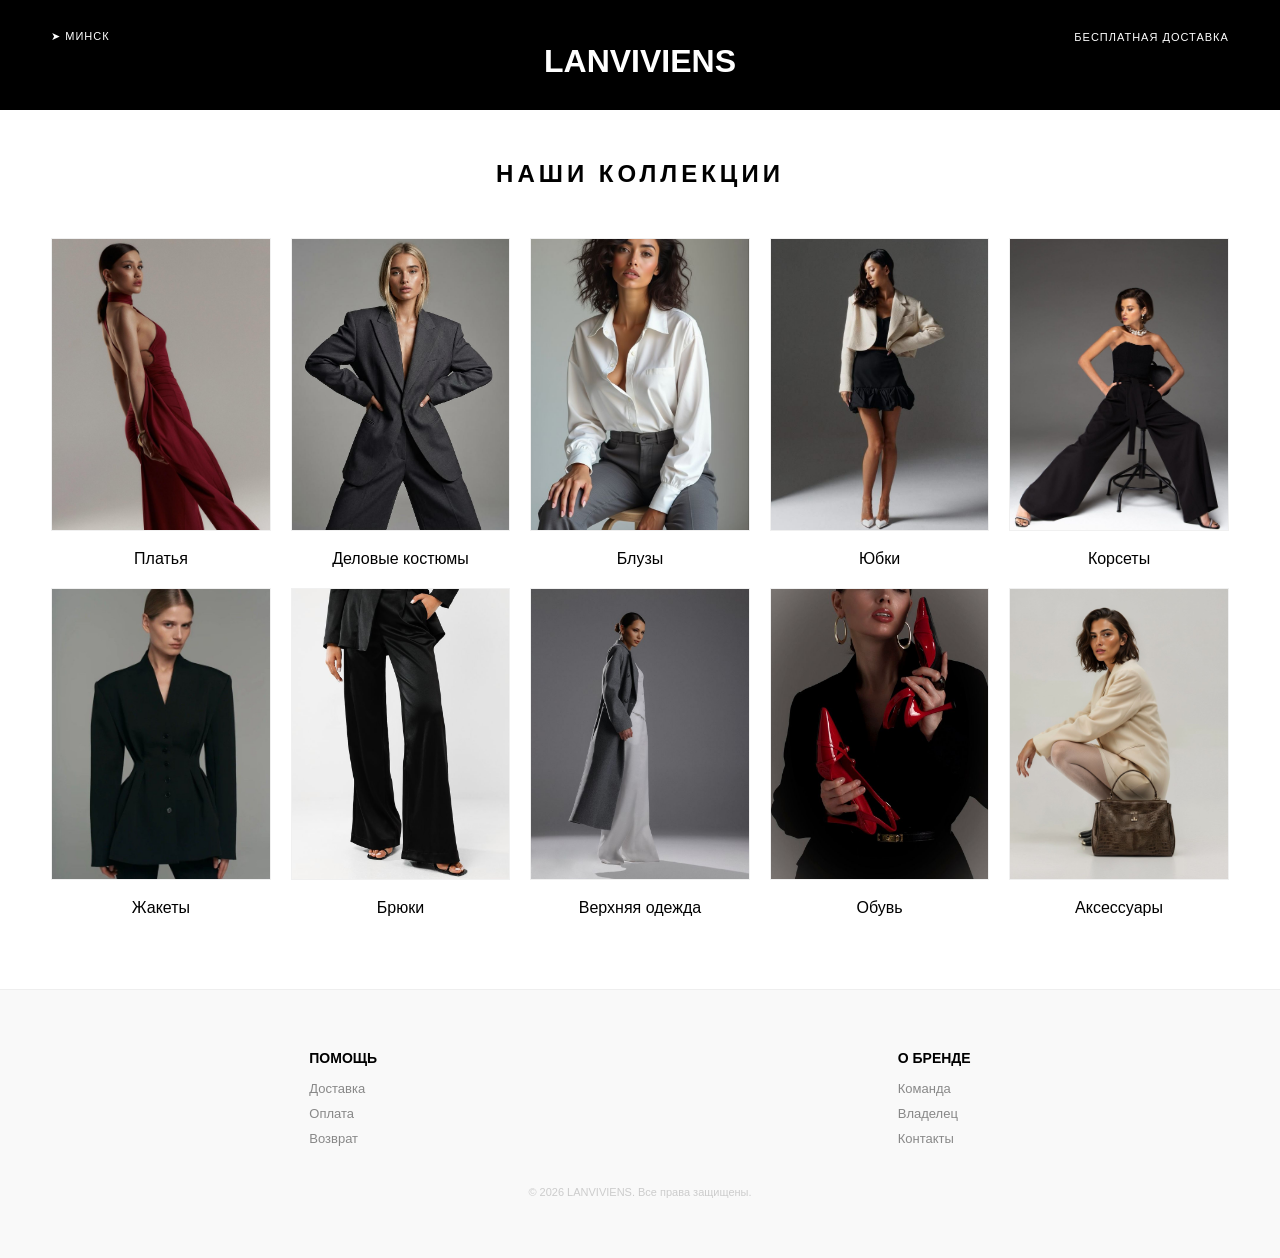
<file: index.html>
<!DOCTYPE html>
<html lang="ru">
<head>
    <meta charset="UTF-8">
    <meta name="viewport" content="width=device-width, initial-scale=1.0">
    <link rel="stylesheet" href="css.css">
    <title>Женская одежда Lanviviens</title>
</head>
<body>
    <!-- Шапка сайта -->
    <header class="black-header">
        <div class="header-top">
            <div class="location">➤ Минск</div>
            <div class="delivery">Бесплатная доставка</div>
        </div>
        
        <h1 class="logo">LANVIVIENS</h1>
        
    </header>

<main class="main-content">
    <section class="catalog-section">
        <!-- Главный заголовок страницы -->
        <h2 class="section-title">Наши коллекции</h2>
        
        <div class="collections-grid">
            
            <!-- Категория 1: Платья -->
            <div class="product-card">
                <a href="dress.html" target="_blank" class="card-link">
                    <img src="img/dress.jpg" alt="Платья">
                    <p>Платья</p>
                </a>
            </div>

            <!-- Категория 2: Деловые костюмы -->
            <div class="product-card">
                <a href="custums.html" target="_blank" class="card-link">
                    <img src="img/suit.jpg" alt="Деловые костюмы">
                    <p>Деловые костюмы</p>
                </a>
            </div>

            <!-- Категория 3: Блузы -->
            <div class="product-card">
                <a href="blouses.html" target="_blank" class="card-link">
                    <img src="img/blouse.jpg" alt="Блузы">
                    <p>Блузы</p>
                </a>
            </div>

            <!-- Категория 4: Юбки -->
            <div class="product-card">
                <a href="skirt.html" target="_blank" class="card-link">
                    <img src="img/skirt.jpg" alt="Юбки">
                    <p>Юбки</p>
                </a>
            </div>

            <!-- Категория 5: Корсеты -->
            <div class="product-card">
                <a href="corsets.html" target="_blank" class="card-link">
                    <img src="img/corset.jpg" alt="Корсеты">
                    <p>Корсеты</p>
                </a>
            </div>

            <!-- Категория 6: Жакеты -->
            <div class="product-card">
                <a href="jackets.html" target="_blank" class="card-link">
                    <img src="img/jacket.jpg" alt="Жакеты">
                    <p>Жакеты</p>
                </a>
            </div>

            <!-- Категория 7: Брюки -->
            <div class="product-card">
                <a href="trousers.html" target="_blank" class="card-link">
                    <img src="img/trousers.jpg" alt="Брюки">
                    <p>Брюки</p>
                </a>
            </div>

            <!-- Категория 8: Верхняя одежда -->
            <div class="product-card">
                <a href="coat.html" target="_blank" class="card-link">
                    <img src="img/coat.jpg" alt="Верхняя одежда">
                    <p>Верхняя одежда</p>
                </a>
            </div>

            <!-- Категория 9: Обувь -->
            <div class="product-card">
                <a href="shous.html" target="_blank" class="card-link">
                    <img src="img/boots.jpg" alt="Обувь">
                    <p>Обувь</p>
                </a>
            </div>

            <!-- Категория 10: Аксессуары -->
            <div class="product-card">
                <a href="ccessories.html" target="_blank" class="card-link">
                    <img src="img/accs.jpg" alt="Аксессуары">
                    <p>Аксессуары</p>
                </a>
            </div>

        </div>
    </section>
</main>

<br><br><br><br>


    <!-- Подвал сайта -->
    <footer class="footer">
        <div class="footer-sections">
            <div class="footer-col">
                <h4>Помощь</h4>
                <a href="#">Доставка</a>
                <a href="#">Оплата</a>
                <a href="#">Возврат</a>
            </div>
            <div class="footer-col">
                <h4>О бренде</h4>
                <a href="company.html">Команда</a>
                <a href="admin.html">Владелец</a>
                <a href="#">Контакты</a>
            </div>
        </div> 
        <div class="copyright">
            <p>&copy; 2026 LANVIVIENS. Все права защищены.</p>
        </div>
    </footer>
</body>
</html>
</file>
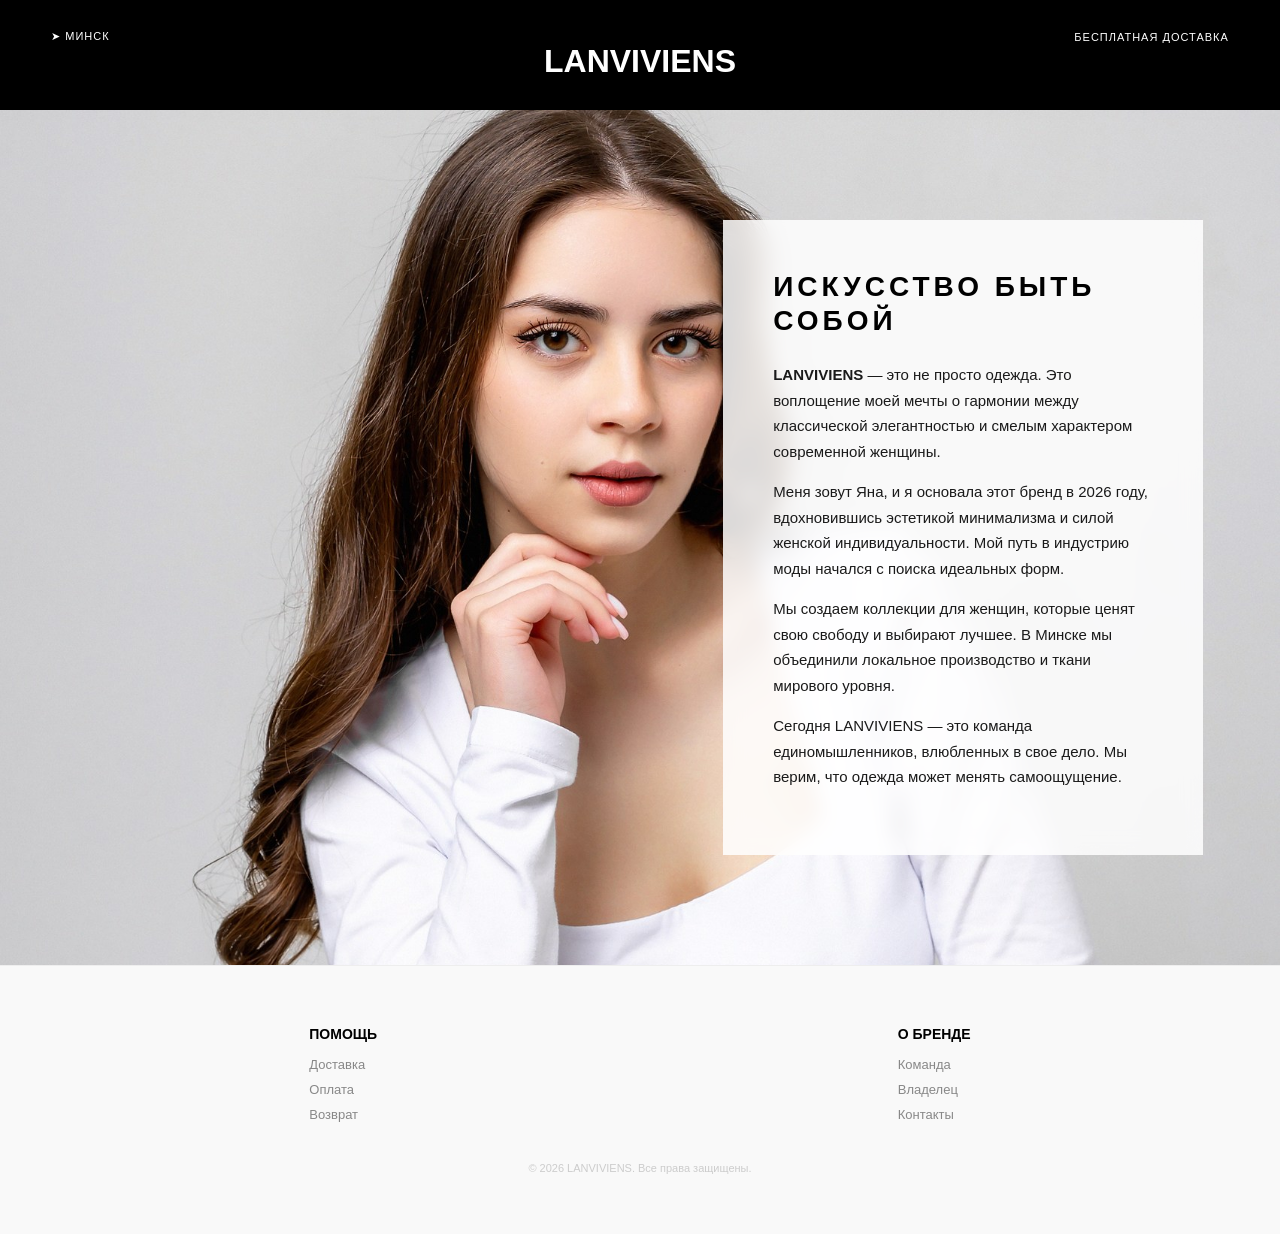
<file: admin.html>
<!DOCTYPE html>
<html lang="ru">
<head>
    <meta charset="UTF-8">
    <meta name="viewport" content="width=device-width, initial-scale=1.0">
    <link rel="stylesheet" href="css.css">
    <title>Владелец — LANVIVIENS</title>
</head>
<body>

    <!-- Шапка сайта -->
    <header class="black-header">
        <div class="header-top">
            <div class="location">➤ Минск</div>
            <div class="delivery">Бесплатная доставка</div>
        </div>
        
        <h1 class="logo">LANVIVIENS</h1>
    </header>


    <!-- Секция с фото-фоном -->
    <main class="main-content">
        <section class="founder-hero">
            <div class="founder-text-overlay">
                <h2>Искусство быть собой</h2>
                <p><strong>LANVIVIENS</strong> — это не просто одежда. Это воплощение моей мечты о гармонии между классической элегантностью и смелым характером современной женщины.</p>
                <p>Меня зовут Яна, и я основала этот бренд в 2026 году, вдохновившись эстетикой минимализма и силой женской индивидуальности. Мой путь в индустрию моды начался с поиска идеальных форм.</p>
                <p>Мы создаем коллекции для женщин, которые ценят свою свободу и выбирают лучшее. В Минске мы объединили локальное производство и ткани мирового уровня.</p>
                <p>Сегодня LANVIVIENS — это команда единомышленников, влюбленных в свое дело. Мы верим, что одежда может менять самоощущение.</p>
            </div>
        </section>
    </main>

    <!-- Подвал сайта -->
    <footer class="footer">
        <div class="footer-sections">
            <div class="footer-col">
                <h4>Помощь</h4>
                <a href="#">Доставка</a>
                <a href="#">Оплата</a>
                <a href="#">Возврат</a>
            </div>
            <div class="footer-col">
                <h4>О бренде</h4>
                <a href="company.html">Команда</a>
                <a href="#">Владелец</a>
                <a href="#">Контакты</a>
            </div>
        </div> 
        <div class="copyright">
            <p>&copy; 2026 LANVIVIENS. Все права защищены.</p>
        </div>
    </footer>

</body>
</html>
</file>
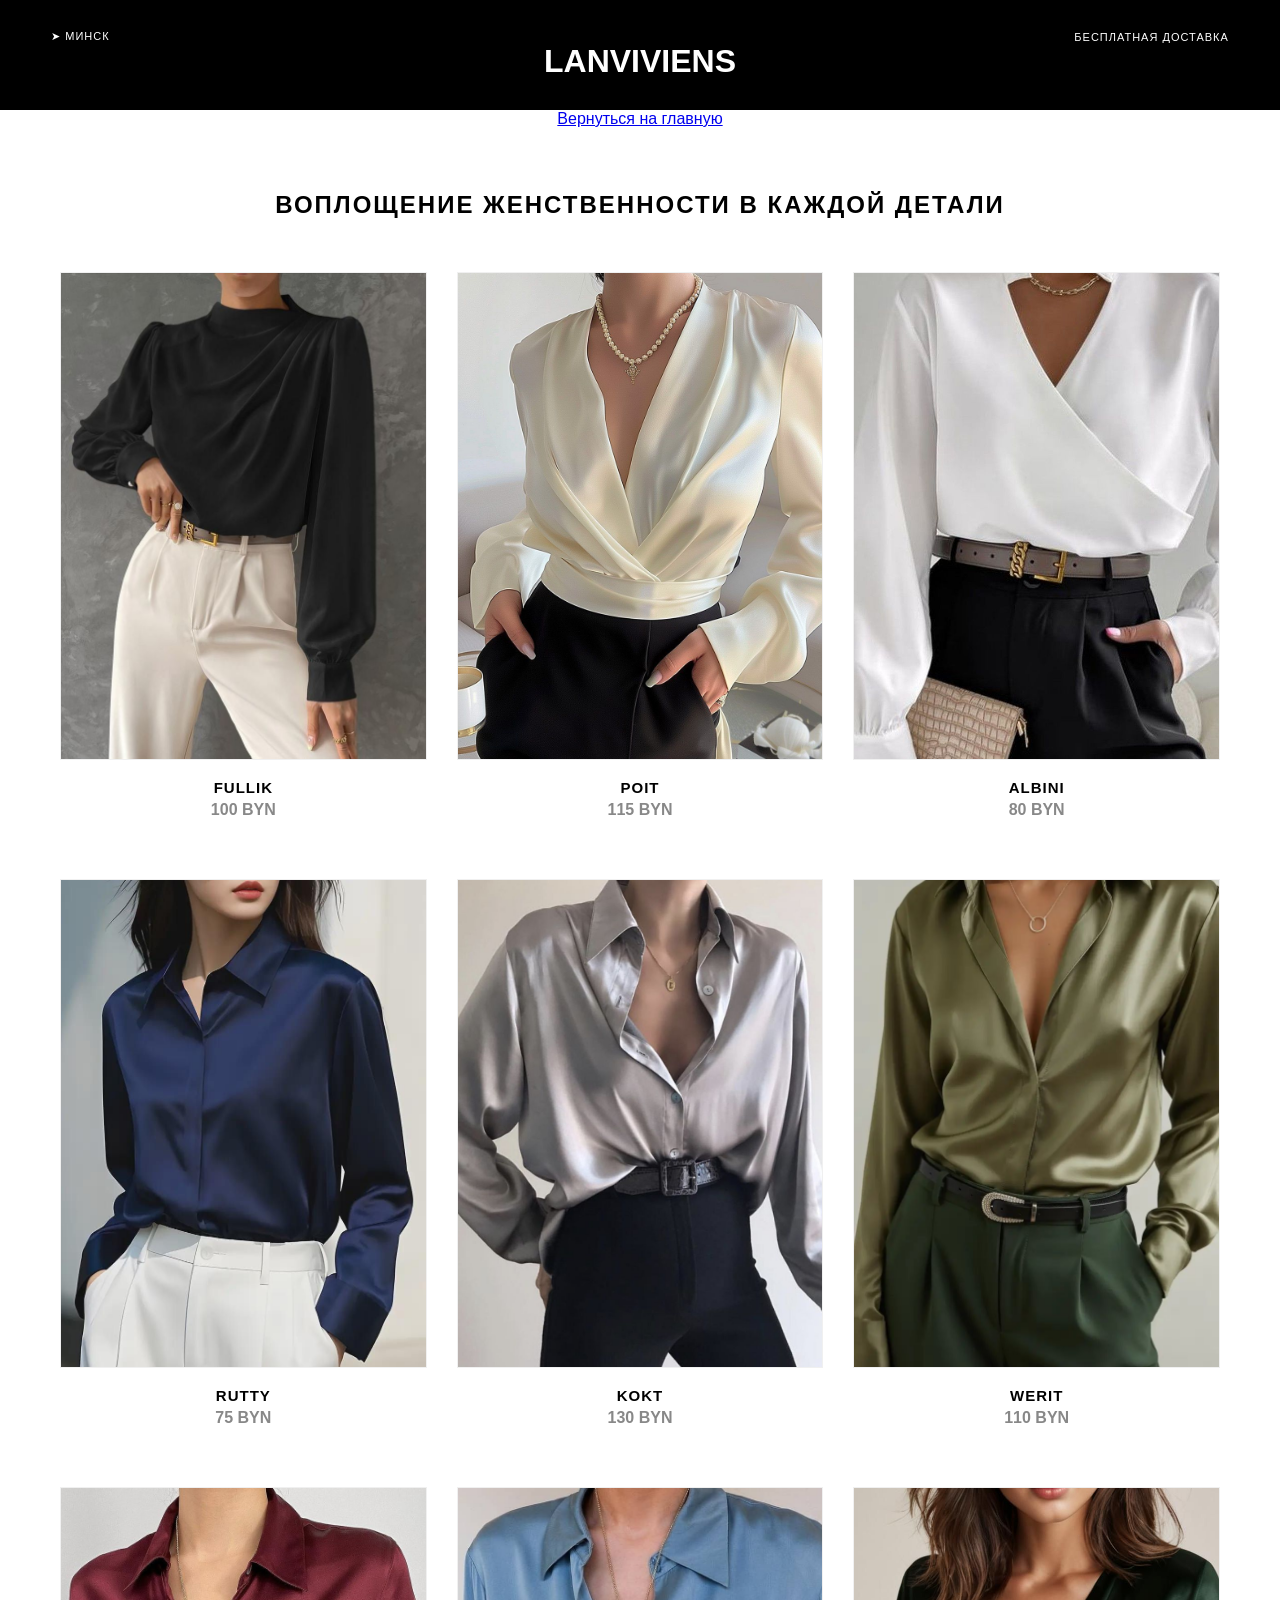
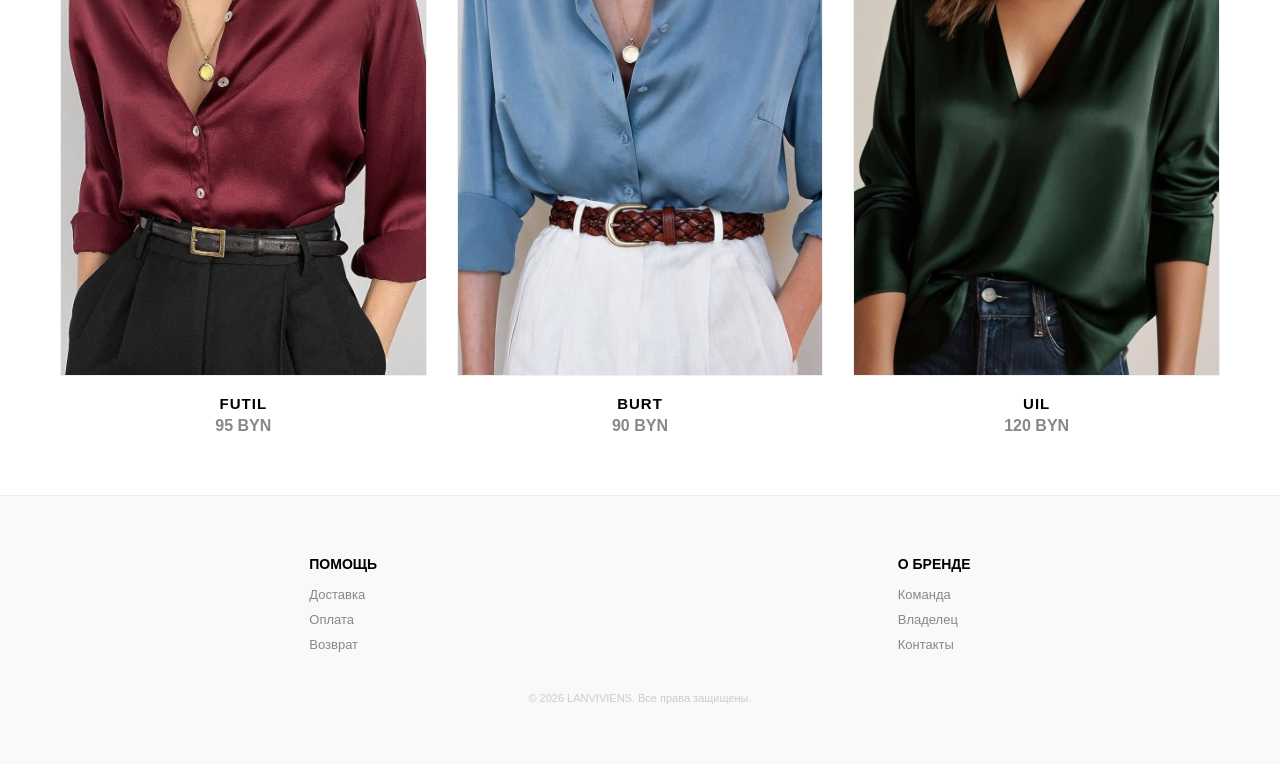
<file: blouses.html>
<!DOCTYPE html>
<html lang="en">
<head>
    <meta charset="UTF-8">
    <link rel="stylesheet" href="css.css">
    <meta name="viewport" content="width=device-width, initial-scale=1.0">
    <title>Блузки</title>
</head>
<body>
            <header class="black-header">
        <div class="header-top">
            <div class="location">➤ Минск</div>
            <div class="delivery">Бесплатная доставка</div>
        </div>
        
        <h1 class="logo">LANVIVIENS</h1>
     
    </header>
  <p align="center" style="color: red;"><a href="index.html">Вернуться на главную</a></p>

 <main>
    <section class="dresses-grid">
        <h1 class="grid-title">Воплощение женственности в каждой детали</h1>
        
        <!-- Контейнер открывается ТУТ -->
        <div class="container">
            <article class="product-card">
                <img src="img/blouses1.jpg" alt="Fullik">
                <h3>Fullik</h3>
                <p class="price">100 BYN</p>
            </article>

            <article class="product-card">
                <img src="img/blouses2.jpg" alt="Poit">
                <h3>Poit</h3>
                <p class="price">115 BYN</p>
            </article>

            <article class="product-card">
                <img src="img/blouses3.jpg" alt="Albini">
                <h3>Albini</h3>
                <p class="price">80 BYN</p>
            </article>

            <article class="product-card">
                <img src="img/blouses4.jpg" alt="Rutty">
                <h3>Rutty</h3>
                <p class="price">75 BYN</p>
            </article>

            <article class="product-card">
                <img src="img/blouses5.jpg" alt="Kokt">
                <h3>Kokt</h3>
                <p class="price">130 BYN</p>
            </article>

            <article class="product-card">
                <img src="img/blouses6.jpg" alt="Werit">
                <h3>Werit</h3>
                <p class="price">110 BYN</p>
            </article>

            <article class="product-card">
                <img src="img/blouses7.jpg" alt="Futil">
                <h3>Futil</h3>
                <p class="price">95 BYN</p>
            </article>

            <article class="product-card">
                <img src="img/blouses8.jpg" alt="Burt">
                <h3>Burt</h3>
                <p class="price">90 BYN</p>
            </article>

            <article class="product-card">
                <img src="img/blouses9.jpg" alt="Uil">
                <h3>Uil</h3>
                <p class="price">120 BYN</p>
            </article>
        </div> <!-- Контейнер закрывается ТУТ, после всех карточек -->
    </section>
</main>
 <footer class="footer">
        <div class="footer-sections">
            <div class="footer-col">
                <h4>Помощь</h4>
                <a href="#">Доставка</a>
                <a href="#">Оплата</a>
                <a href="#">Возврат</a>
            </div>
            <div class="footer-col">
                <h4>О бренде</h4>
                <a href="company.html">Команда</a>
                <a href="admin.html">Владелец</a>
                <a href="#">Контакты</a>
            </div>
        </div> 
        <div class="copyright">
            <p>&copy; 2026 LANVIVIENS. Все права защищены.</p>
        </div>
    </footer>
<a href="dress.html" class="prev-link" style="display:none;"></a>
<a href="custums.html" class="next-link" style="display:none;"></a>

</body>
</html>
</file>
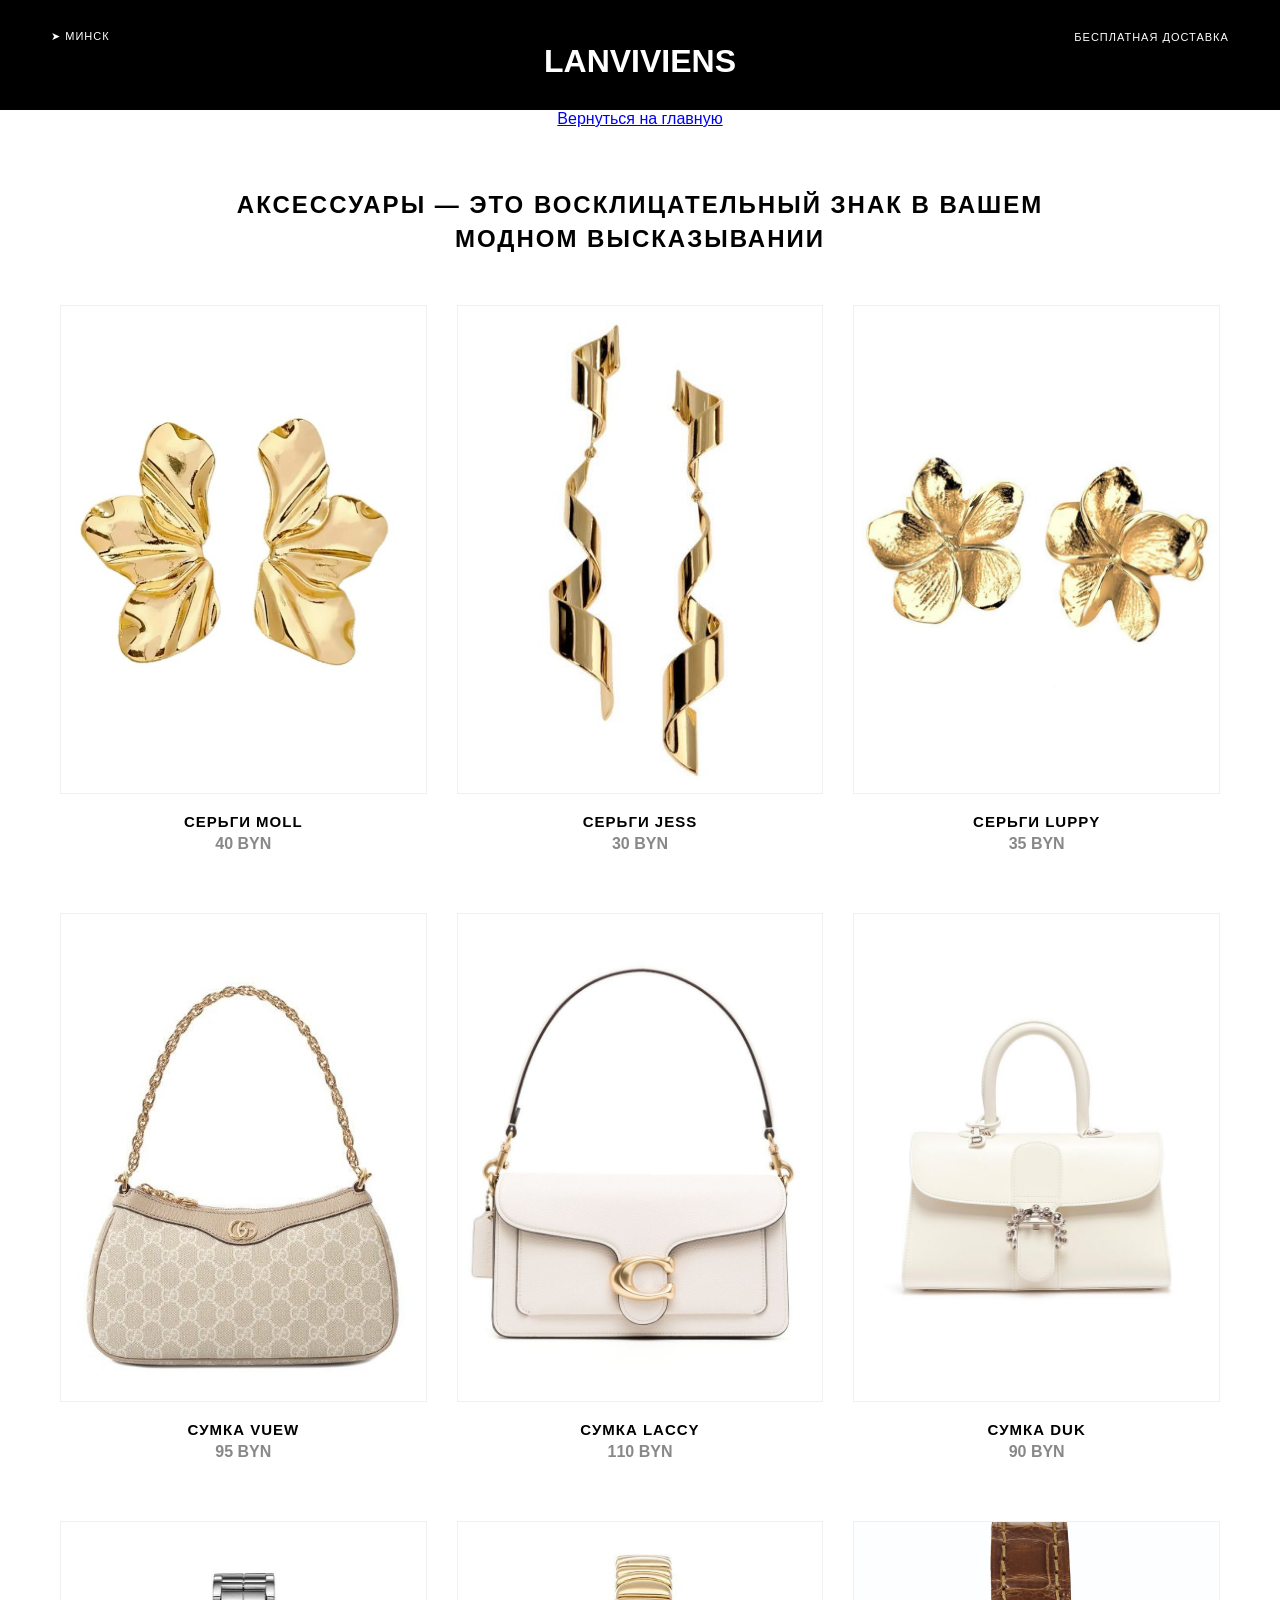
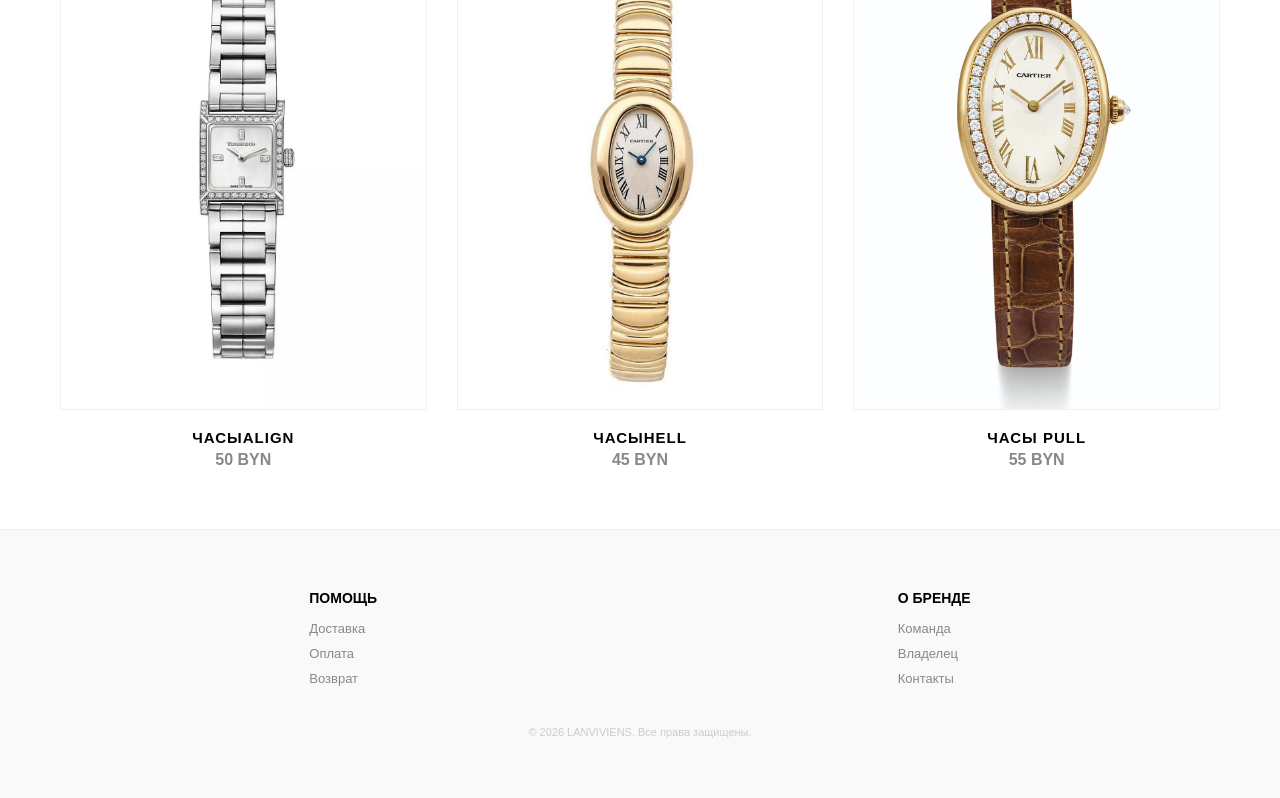
<file: ccessories.html>
<!DOCTYPE html>
<html lang="en">
<head>
    <meta charset="UTF-8">
    <link rel="stylesheet" href="css.css">
    <meta name="viewport" content="width=device-width, initial-scale=1.0">
    <title>Аксессуары</title>
</head>
<body>
            <header class="black-header">
        <div class="header-top">
            <div class="location">➤ Минск</div>
            <div class="delivery">Бесплатная доставка</div>
        </div>
        
        <h1 class="logo">LANVIVIENS</h1>
    </header>
       <p align="center" style="color: red;"><a href="index.html">Вернуться на главную</a></p>
 <main>
    <section class="dresses-grid">
        <h1 class="grid-title">Аксессуары — это восклицательный знак в вашем модном высказывании</h1>
        
        <!-- Контейнер открывается ТУТ -->
        <div class="container">
            <article class="product-card">
                <img src="img2/ccessories1.jpg" alt="moll">
                <h3>Серьги Moll</h3>
                <p class="price">40 BYN</p>
            </article>

            <article class="product-card">
                <img src="img2/ccessories2.jpg" alt="Jess">
                <h3>Серьги Jess</h3>
                <p class="price">30 BYN</p>
            </article>

            <article class="product-card">
                <img src="img2/ccessories3.jpg" alt="Luppy">
                <h3>Серьги Luppy</h3>
                <p class="price">35 BYN</p>
            </article>

            <article class="product-card">
                <img src="img2/ccessories4.jpg" alt="View">
                <h3>Сумка Vuew</h3>
                <p class="price">95 BYN</p>
            </article>

            <article class="product-card">
                <img src="img2/ccessories5.jpg" alt="Laccy">
                <h3>Сумка Laccy</h3>
                <p class="price">110 BYN</p>
            </article>

            <article class="product-card">
                <img src="img2/ccessories6.jpg" alt="Duk">
                <h3>Сумка Duk</h3>
                <p class="price">90 BYN</p>
            </article>

            <article class="product-card">
                <img src="img2/ccessories7.jpg" alt="align">
                <h3>ЧасыAlign</h3>
                <p class="price">50 BYN</p>
            </article>

            <article class="product-card">
                <img src="img2/ccessories8.jpg" alt=Hell">
                <h3>ЧасыHell</h3>
                <p class="price">45 BYN</p>
            </article>

            <article class="product-card">
                <img src="img2/ccessories9.jpg" alt="Pull">
                <h3>Часы Pull</h3>
                <p class="price">55 BYN</p>
            </article>
        </div> <!-- Контейнер закрывается ТУТ, после всех карточек -->
    </section>
</main>
 <footer class="footer">
        <div class="footer-sections">
            <div class="footer-col">
                <h4>Помощь</h4>
                <a href="#">Доставка</a>
                <a href="#">Оплата</a>
                <a href="#">Возврат</a>
            </div>
            <div class="footer-col">
                <h4>О бренде</h4>
                <a href="company.html">Команда</a>
                <a href="admin.html">Владелец</a>
                <a href="#">Контакты</a>
            </div>
        </div> 
        <div class="copyright">
            <p>&copy; 2026 LANVIVIENS. Все права защищены.</p>
        </div>
    </footer>
</script>
</body>
</html>
</file>
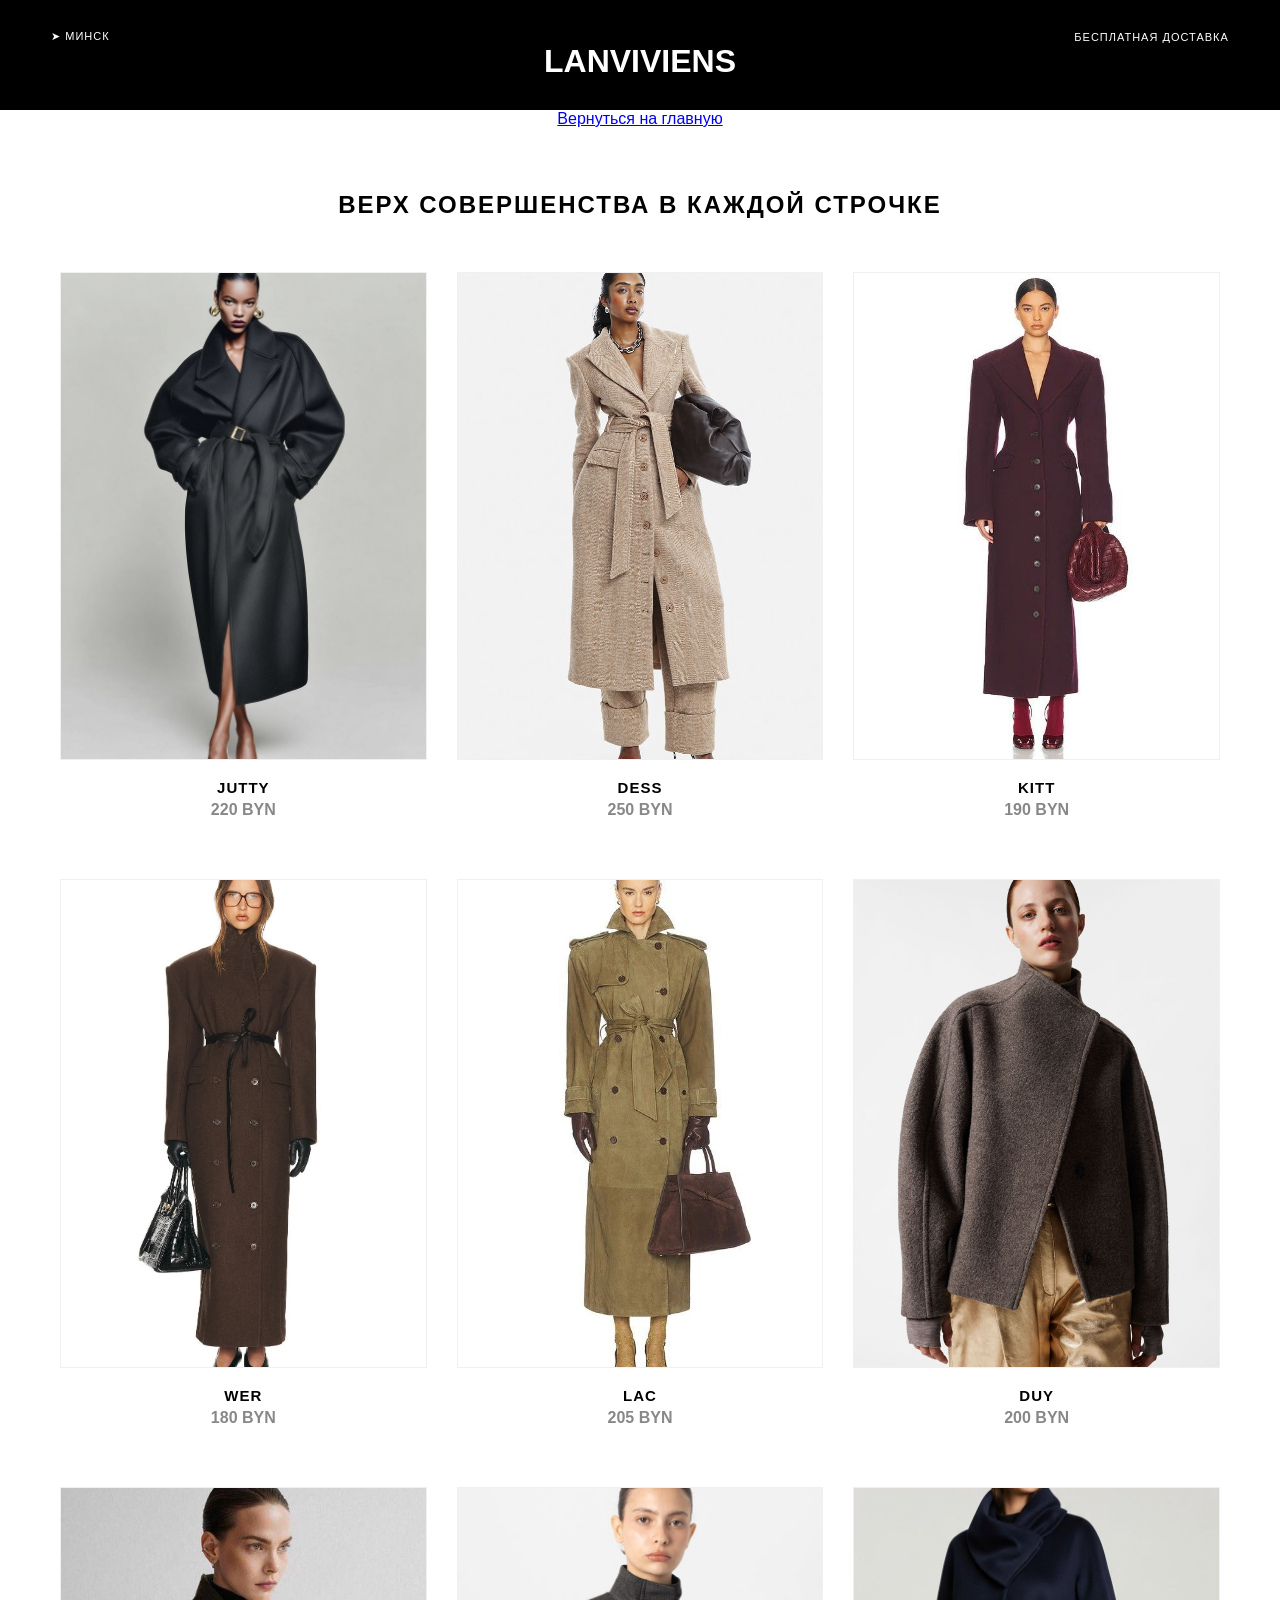
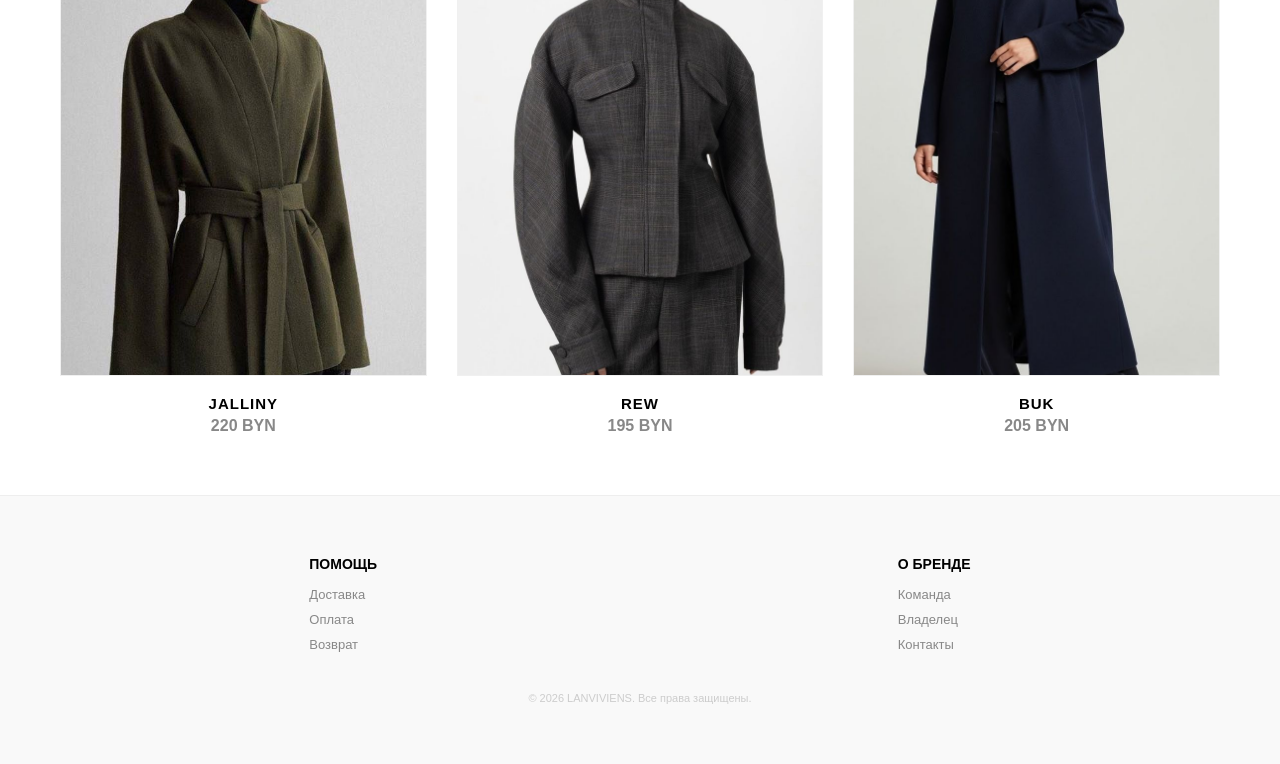
<file: coat.html>
<!DOCTYPE html>
<html lang="en">
<head>
    <meta charset="UTF-8">
    <link rel="stylesheet" href="css.css">
    <meta name="viewport" content="width=device-width, initial-scale=1.0">
    <title>Верхняя одежда</title>
</head>
<body>
            <header class="black-header">
        <div class="header-top">
            <div class="location">➤ Минск</div>
            <div class="delivery">Бесплатная доставка</div>
        </div>
        
        <h1 class="logo">LANVIVIENS</h1>
    </header>
       <p align="center" style="color: red;"><a href="index.html">Вернуться на главную</a></p>
 <main>
    <section class="dresses-grid">
        <h1 class="grid-title">Верх совершенства в каждой строчке</h1>
        
        <!-- Контейнер открывается ТУТ -->
        <div class="container">
            <article class="product-card">
                <img src="img/coat1.jpg" alt="Jutty">
                <h3>Jutty</h3>
                <p class="price">220 BYN</p>
            </article>

            <article class="product-card">
                <img src="img/coat2.jpg" alt="Dess">
                <h3>Dess</h3>
                <p class="price">250 BYN</p>
            </article>

            <article class="product-card">
                <img src="img/coat3.jpg" alt="Kitt">
                <h3>Kitt</h3>
                <p class="price">190 BYN</p>
            </article>

            <article class="product-card">
                <img src="img/coat4.jpg" alt="Wer">
                <h3>Wer</h3>
                <p class="price">180 BYN</p>
            </article>

            <article class="product-card">
                <img src="img/coat5.jpg" alt="Lac">
                <h3>Lac</h3>
                <p class="price">205 BYN</p>
            </article>

            <article class="product-card">
                <img src="img/coat6.jpg" alt="Duy">
                <h3>Duy</h3>
                <p class="price">200 BYN</p>
            </article>

            <article class="product-card">
                <img src="img/coat7.jpg" alt="Jalliny">
                <h3>Jalliny</h3>
                <p class="price">220 BYN</p>
            </article>

            <article class="product-card">
                <img src="img/coat8.jpg" alt=rew">
                <h3>Rew</h3>
                <p class="price">195 BYN</p>
            </article>

            <article class="product-card">
                <img src="img/coat9.jpg" alt="Buk">
                <h3>Buk</h3>
                <p class="price">205 BYN</p>
            </article>
        </div> <!-- Контейнер закрывается ТУТ, после всех карточек -->
    </section>
</main>
 <footer class="footer">
        <div class="footer-sections">
            <div class="footer-col">
                <h4>Помощь</h4>
                <a href="#">Доставка</a>
                <a href="#">Оплата</a>
                <a href="#">Возврат</a>
            </div>
            <div class="footer-col">
                <h4>О бренде</h4>
                <a href="company.html">Команда</a>
                <a href="admin.html">Владелец</a>
                <a href="#">Контакты</a>
            </div>
        </div> 
        <div class="copyright">
            <p>&copy; 2026 LANVIVIENS. Все права защищены.</p>
        </div>
    </footer>
</script>
</body>
</html>
</file>
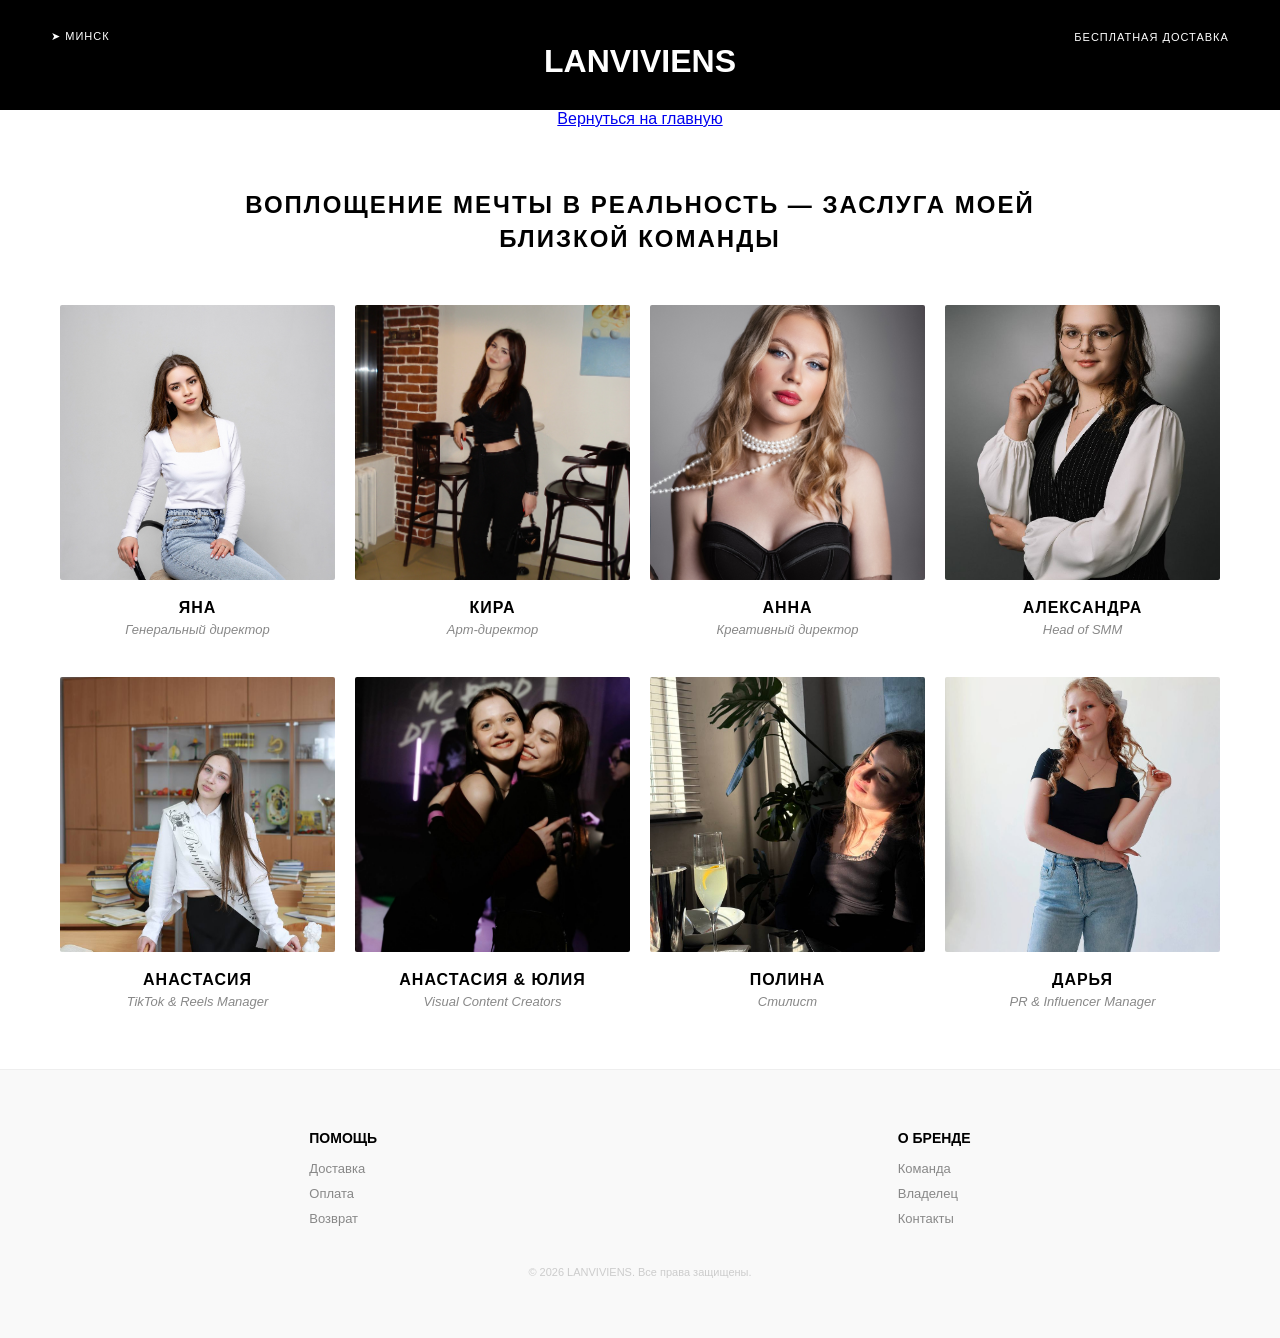
<file: company.html>
<!DOCTYPE html>
<html lang="ru">
<head>
    <meta charset="UTF-8">
    <meta name="viewport" content="width=device-width, initial-scale=1.0">
    <title>Команда — LANVIVIENS</title>
    <link rel="stylesheet" href="css.css">
</head>
<body>
    <header class="black-header">
        <div class="header-top">
            <div class="location">➤ Минск</div>
            <!-- Добавил класс back-link -->
            <div class="delivery">Бесплатная доставка</div>
        </div>
        <h1 class="logo">LANVIVIENS</h1>
    </header>
<p align="center" style="color: red;"><a href="index.html">Вернуться на главную</a></p>

    <main>
        <section class="team-section">
            <h1 class="grid-title">Воплощение мечты в реальность — заслуга моей близкой команды</h1>
            
            <div class="container">
                <!-- Я исправил опечатку в названии фото (companyme.jpg вместо companume.jpg) -->
                <article class="team-card">
                    <img src="img/companyme.JPG" alt="Яна">
                    <h3>Яна</h3>
                    <p class="role">Генеральный директор</p>
                </article>

                <article class="team-card">
                    <img src="img/company1.JPG" alt="Кира">
                    <h3>Кира</h3>
                    <p class="role">Арт-директор</p>
                </article>

                <article class="team-card">
                    <img src="img/company2.JPG" alt="Анна">
                    <h3>Анна</h3>
                    <p class="role">Креативный директор</p>
                </article>

                <article class="team-card">
                    <img src="img/company3.JPG" alt="Александра">
                    <h3>Александра</h3>
                    <p class="role">Head of SMM</p>
                </article>

                <article class="team-card">
                    <img src="img/company4.jpg" alt="Анастасия">
                    <h3>Анастасия</h3>
                    <p class="role">TikTok & Reels Manager</p>
                </article>

                <article class="team-card">
                    <img src="img/company5.jpg" alt="Анастасия и Юлия">
                    <h3>Анастасия & Юлия</h3>
                    <p class="role">Visual Content Creators</p>
                </article>

                <article class="team-card">
                    <img src="img/company6.jpg" alt="Полина">
                    <h3>Полина</h3>
                    <p class="role">Стилист</p>
                </article>

                <article class="team-card">
                    <img src="img/company7.jpg" alt="Дарья">
                    <h3>Дарья</h3>
                    <p class="role">PR & Influencer Manager</p>
                </article>
            </div>
        </section>
    </main>

    <footer class="footer">
        <div class="footer-sections">
            <div class="footer-col">
                <h4>Помощь</h4>
                <a href="#">Доставка</a>
                <a href="#">Оплата</a>
                <a href="#">Возврат</a>
            </div>
            <div class="footer-col">
                <h4>О бренде</h4>
                <a href="company.html">Команда</a>
                <a href="admin.html">Владелец</a>
                <a href="#">Контакты</a>
            </div>
        </div> 
        <div class="copyright">
            <p>&copy; 2026 LANVIVIENS. Все права защищены.</p>
        </div>
    </footer>

</body>
</html>
</file>
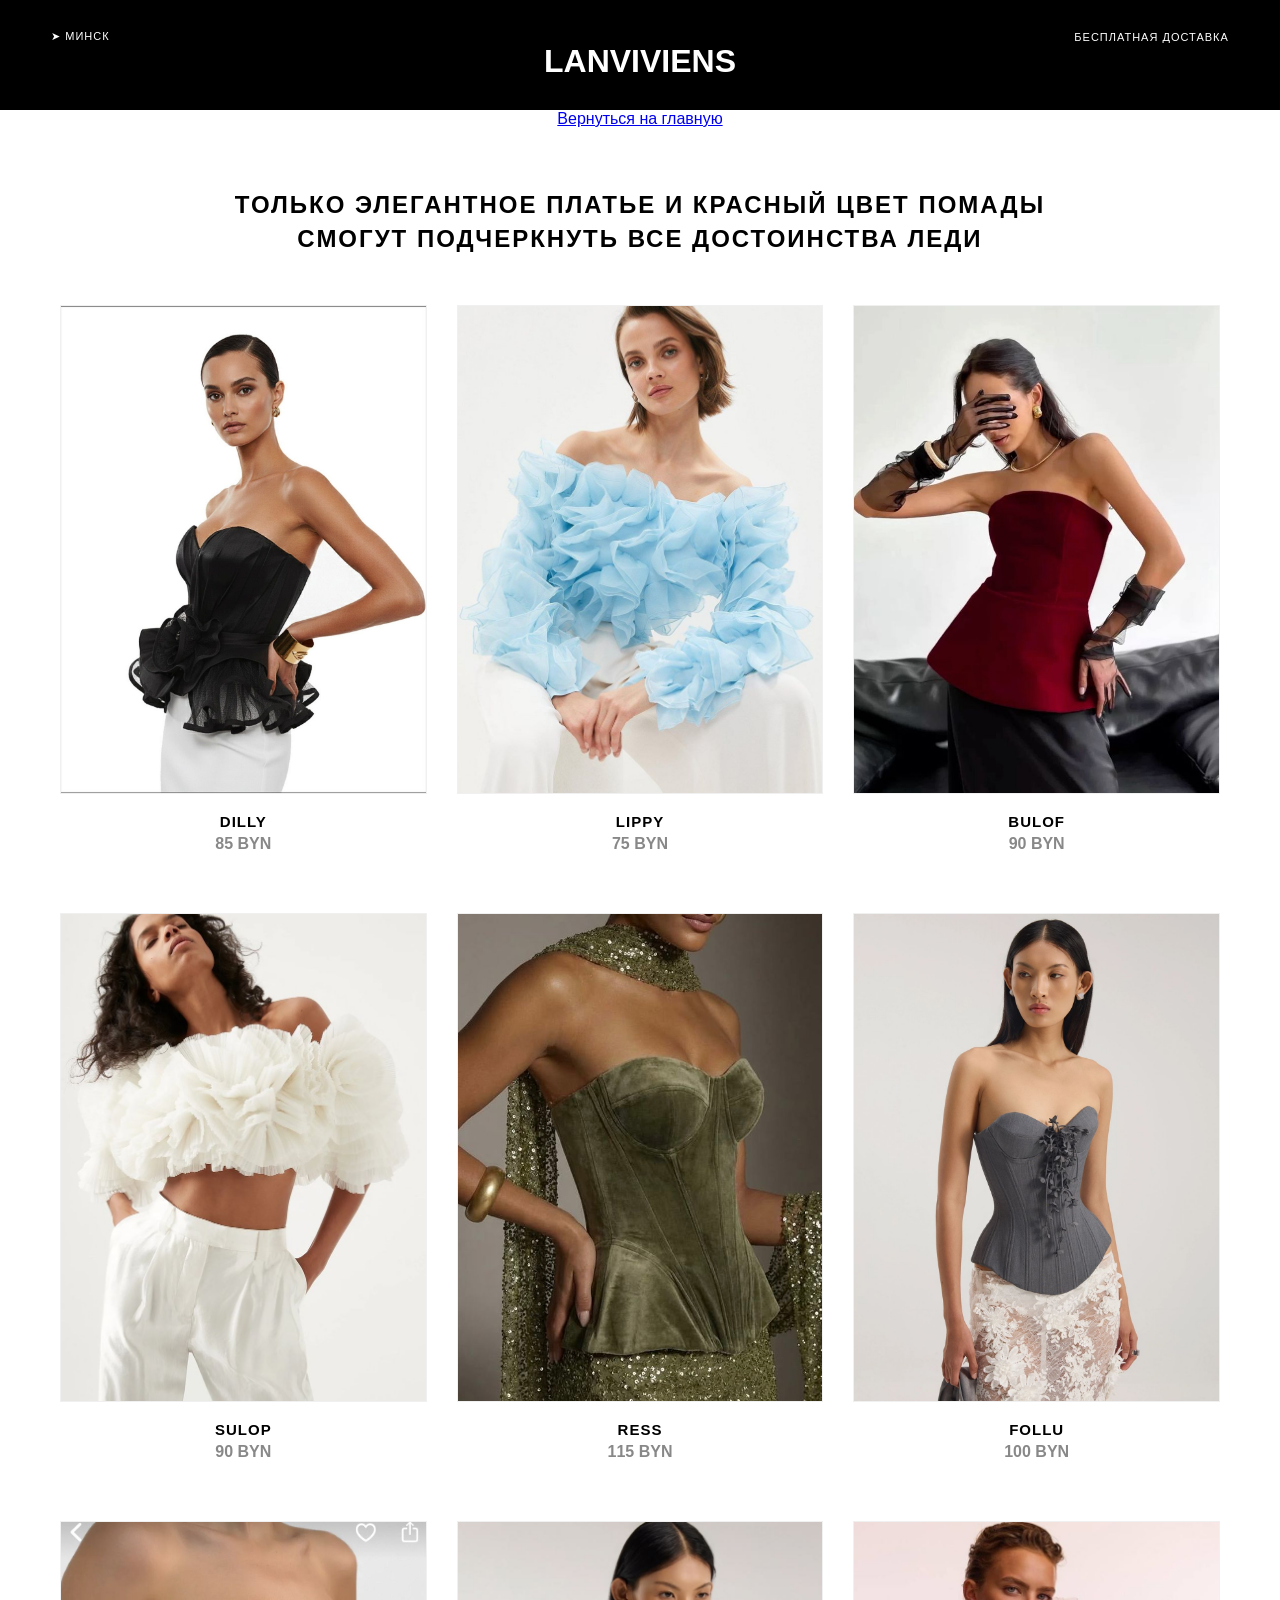
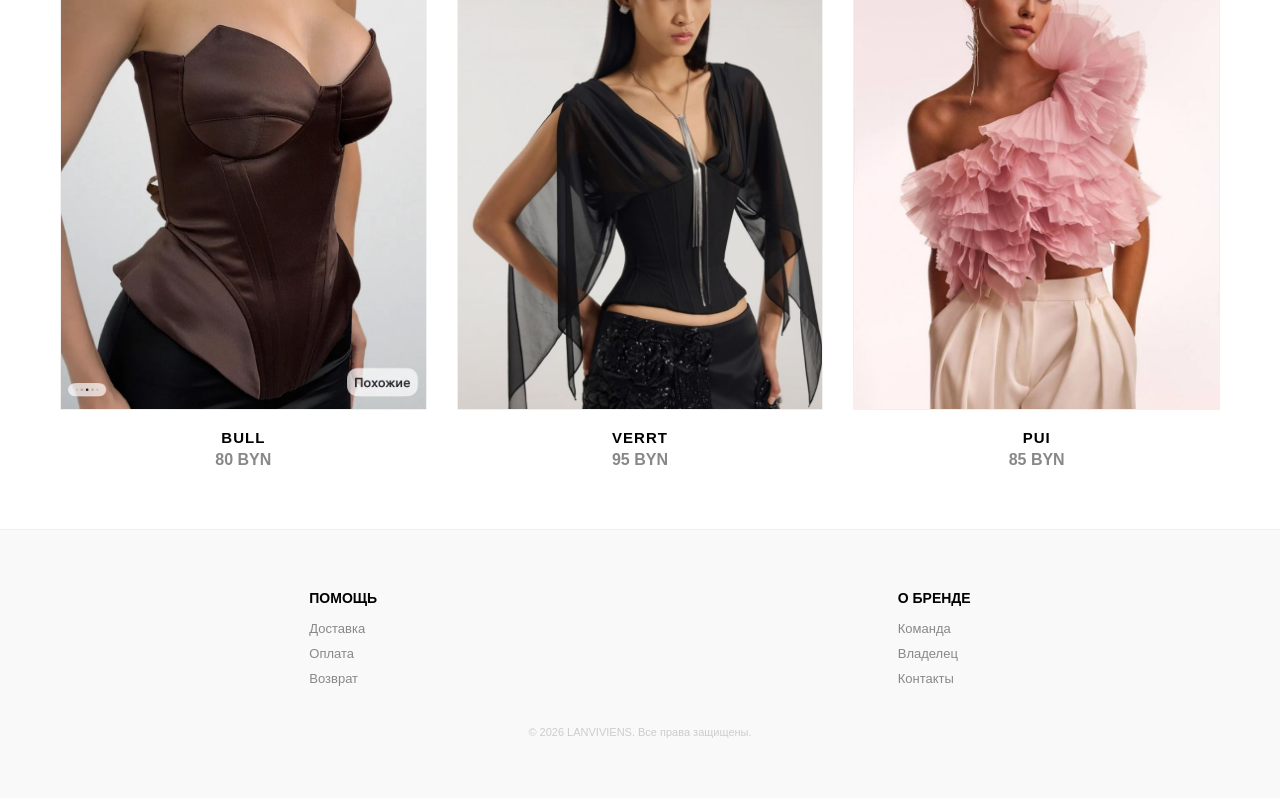
<file: corsets.html>
<!DOCTYPE html>
<html lang="en">
<head>
    <meta charset="UTF-8">
    <link rel="stylesheet" href="css.css">
    <meta name="viewport" content="width=device-width, initial-scale=1.0">
    <title>Корсеты</title>
</head>
<body>
            <header class="black-header">
        <div class="header-top">
            <div class="location">➤ Минск</div>
            <div class="delivery">Бесплатная доставка</div>
        </div>
        
        <h1 class="logo">LANVIVIENS</h1>
    </header>
   <p align="center" style="color: red;"><a href="index.html">Вернуться на главную</a></p> 
 <main>
    <section class="dresses-grid">
        <h1 class="grid-title">Только элегантное платье и красный цвет помады смогут подчеркнуть все достоинства леди</h1>
        
        <!-- Контейнер открывается ТУТ -->
        <div class="container">
            <article class="product-card">
                <img src="img/corset1.jpg" alt="Dilly">
                <h3>Dilly</h3>
                <p class="price">85 BYN</p>
            </article>

            <article class="product-card">
                <img src="img/corset2.jpg" alt="Lippy">
                <h3>Lippy</h3>
                <p class="price">75 BYN</p>
            </article>

            <article class="product-card">
                <img src="img/corset3.jpg" alt="Bulof">
                <h3>Bulof</h3>
                <p class="price">90 BYN</p>
            </article>

            <article class="product-card">
                <img src="img/corset4.jpg" alt="Sulop">
                <h3>Sulop</h3>
                <p class="price">90 BYN</p>
            </article>

            <article class="product-card">
                <img src="img/corset5.jpg" alt="Ress">
                <h3>Ress</h3>
                <p class="price">115 BYN</p>
            </article>

            <article class="product-card">
                <img src="img/corset6.jpg" alt="Follu">
                <h3>Follu</h3>
                <p class="price">100 BYN</p>
            </article>

            <article class="product-card">
                <img src="img/corset7.jpg" alt="Bull">
                <h3>Bull</h3>
                <p class="price">80 BYN</p>
            </article>

            <article class="product-card">
                <img src="img/corset8.jpg" alt="Verrt">
                <h3>Verrt</h3>
                <p class="price">95 BYN</p>
            </article>

            <article class="product-card">
                <img src="img/corset9.jpg" alt="Piu">
                <h3>Pui</h3>
                <p class="price">85 BYN</p>
            </article>
        </div> <!-- Контейнер закрывается ТУТ, после всех карточек -->
    </section>
</main>
 <footer class="footer">
        <div class="footer-sections">
            <div class="footer-col">
                <h4>Помощь</h4>
                <a href="#">Доставка</a>
                <a href="#">Оплата</a>
                <a href="#">Возврат</a>
            </div>
            <div class="footer-col">
                <h4>О бренде</h4>
                <a href="company.html">Команда</a>
                <a href="admin.html">Владелец</a>
                <a href="#">Контакты</a>
            </div>
        </div> 
        <div class="copyright">
            <p>&copy; 2026 LANVIVIENS. Все права защищены.</p>
        </div>
    </footer>
</script>
</body>
</html>
</file>
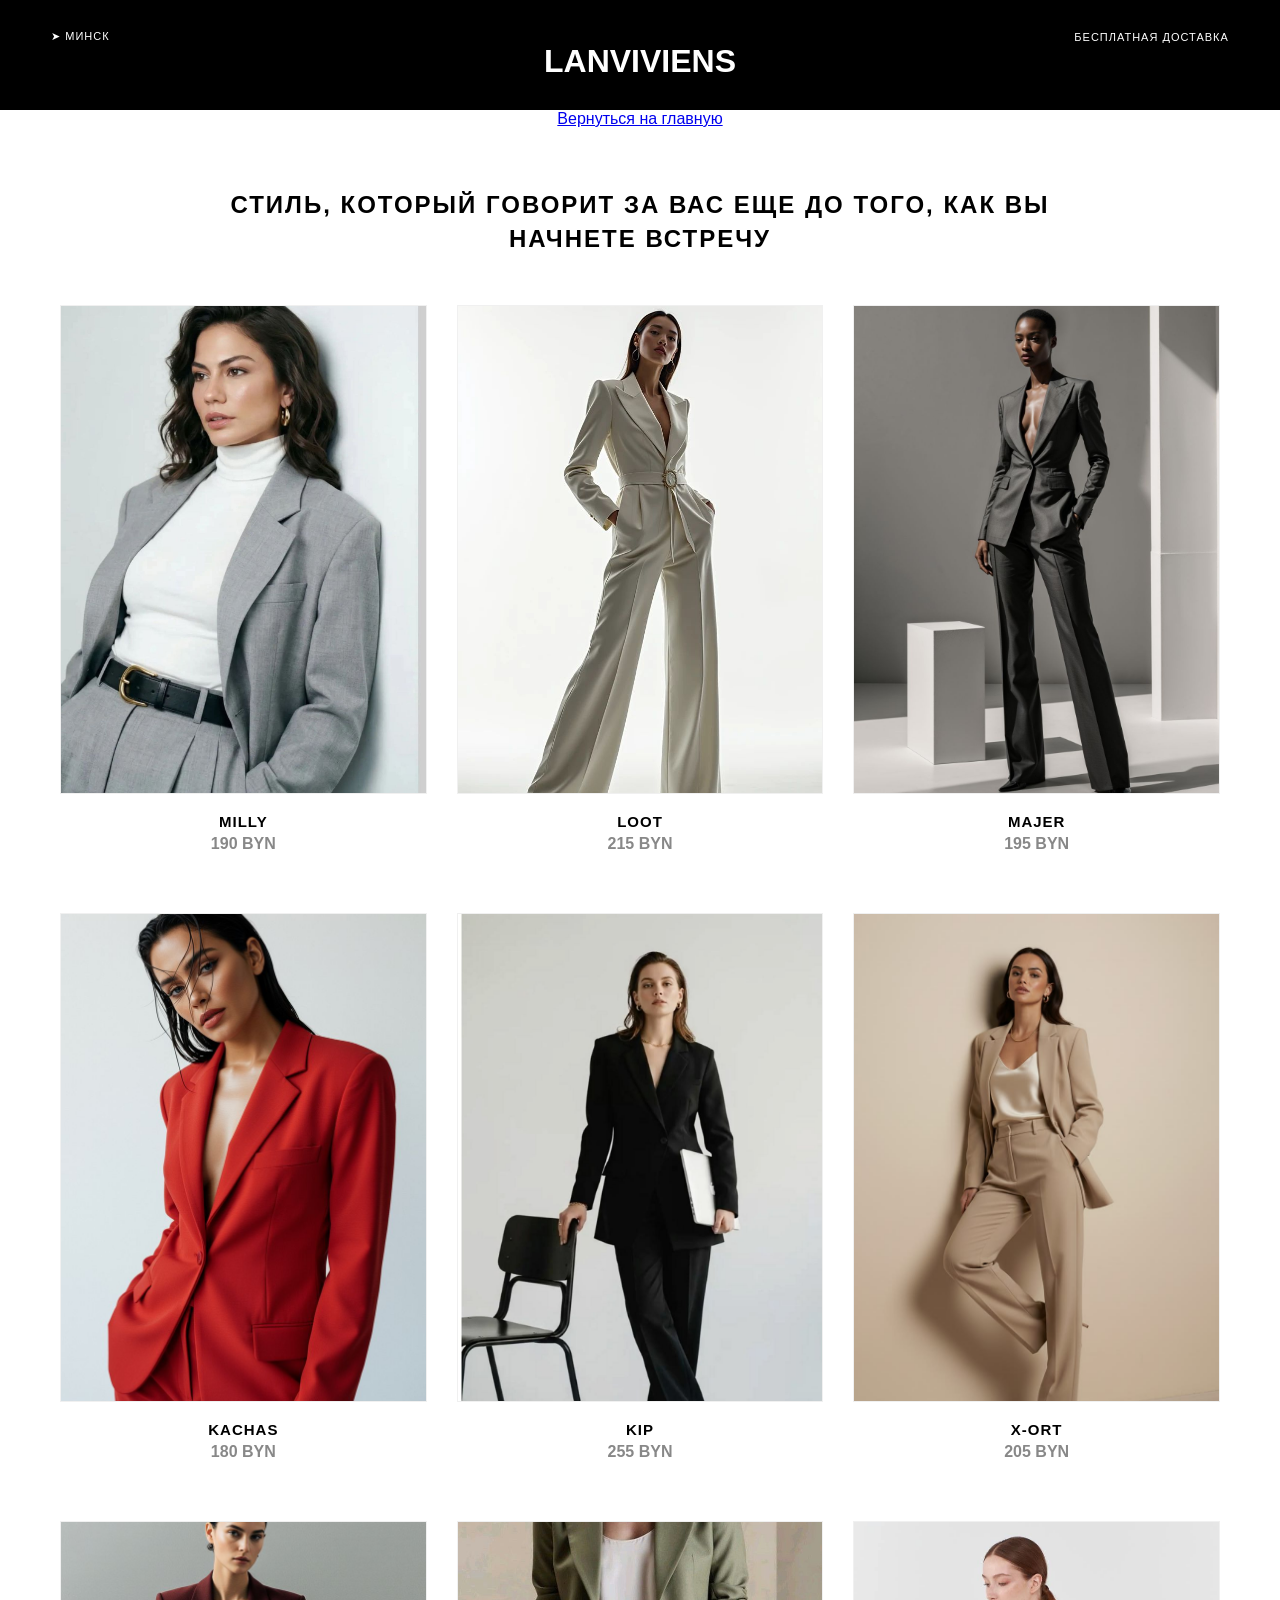
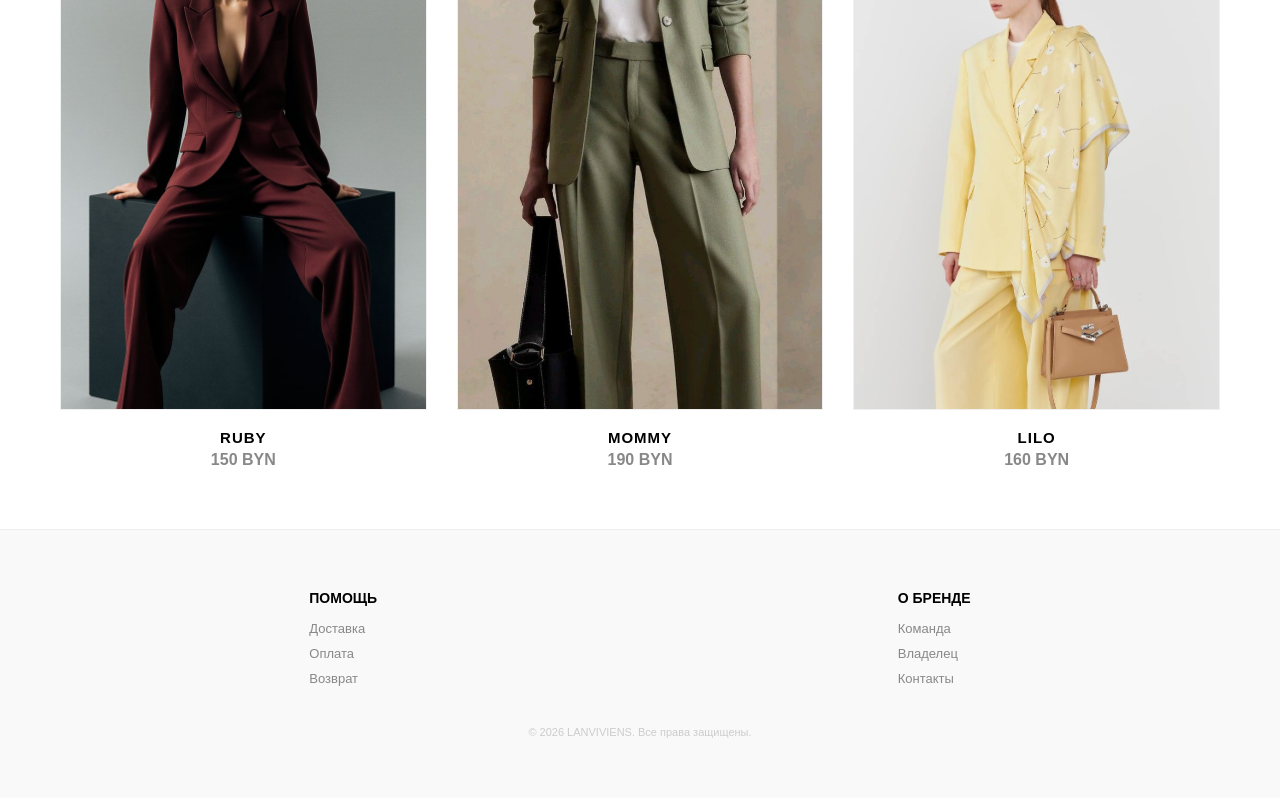
<file: custums.html>
<!DOCTYPE html>
<html lang="en">
<head>
    <meta charset="UTF-8">
    <link rel="stylesheet" href="css.css">
    <meta name="viewport" content="width=device-width, initial-scale=1.0">
    <title>Деловые костюмы</title>
</head>
<body>
            <header class="black-header">
        <div class="header-top">
            <div class="location">➤ Минск</div>
            <div class="delivery">Бесплатная доставка</div>
        </div>
        
        <h1 class="logo">LANVIVIENS</h1>
     
    </header>
  <p align="center" style="color: red;"><a href="index.html">Вернуться на главную</a></p>

 <main>
    <section class="dresses-grid">
        <h1 class="grid-title">Стиль, который говорит за вас еще до того, как вы начнете встречу</h1>
        
        <!-- Контейнер открывается ТУТ -->
        <div class="container">
            <article class="product-card">
                <img src="img2/custums1.jpg" alt="Milly">
                <h3>Milly</h3>
                <p class="price">190 BYN</p>
            </article>

            <article class="product-card">
                <img src="img2/custums2.jpg" alt="Loot">
                <h3>Loot</h3>
                <p class="price">215 BYN</p>
            </article>

            <article class="product-card">
                <img src="img2/custums3.jpg" alt="Majer">
                <h3>Majer</h3>
                <p class="price">195 BYN</p>
            </article>

            <article class="product-card">
                <img src="img2/custums4.jpg" alt="Kachas">
                <h3>Kachas</h3>
                <p class="price">180 BYN</p>
            </article>

            <article class="product-card">
                <img src="img2/custums5.jpg" alt="Kip">
                <h3>Kip</h3>
                <p class="price">255 BYN</p>
            </article>

            <article class="product-card">
                <img src="img2/custums6.jpg" alt="X-ort">
                <h3>X-ort</h3>
                <p class="price">205 BYN</p>
            </article>

            <article class="product-card">
                <img src="img2/custums7.jpg" alt="Ruby">
                <h3>Ruby</h3>
                <p class="price">150 BYN</p>
            </article>

            <article class="product-card">
                <img src="img2/custums8.jpg" alt="Mommy">
                <h3>Mommy</h3>
                <p class="price">190 BYN</p>
            </article>

            <article class="product-card">
                <img src="img2/custums9.jpg" alt="Lilo">
                <h3>Lilo</h3>
                <p class="price">160 BYN</p>
            </article>
        </div> <!-- Контейнер закрывается ТУТ, после всех карточек -->
    </section>
</main>
 <footer class="footer">
        <div class="footer-sections">
            <div class="footer-col">
                <h4>Помощь</h4>
                <a href="#">Доставка</a>
                <a href="#">Оплата</a>
                <a href="#">Возврат</a>
            </div>
            <div class="footer-col">
                <h4>О бренде</h4>
                <a href="company.html">Команда</a>
                <a href="admin.html">Владелец</a>
                <a href="#">Контакты</a>
            </div>
        </div> 
        <div class="copyright">
            <p>&copy; 2026 LANVIVIENS. Все права защищены.</p>
        </div>
    </footer>
<a href="dress.html" class="prev-link" style="display:none;"></a>
<a href="custums.html" class="next-link" style="display:none;"></a>

</body>
</html>
</file>
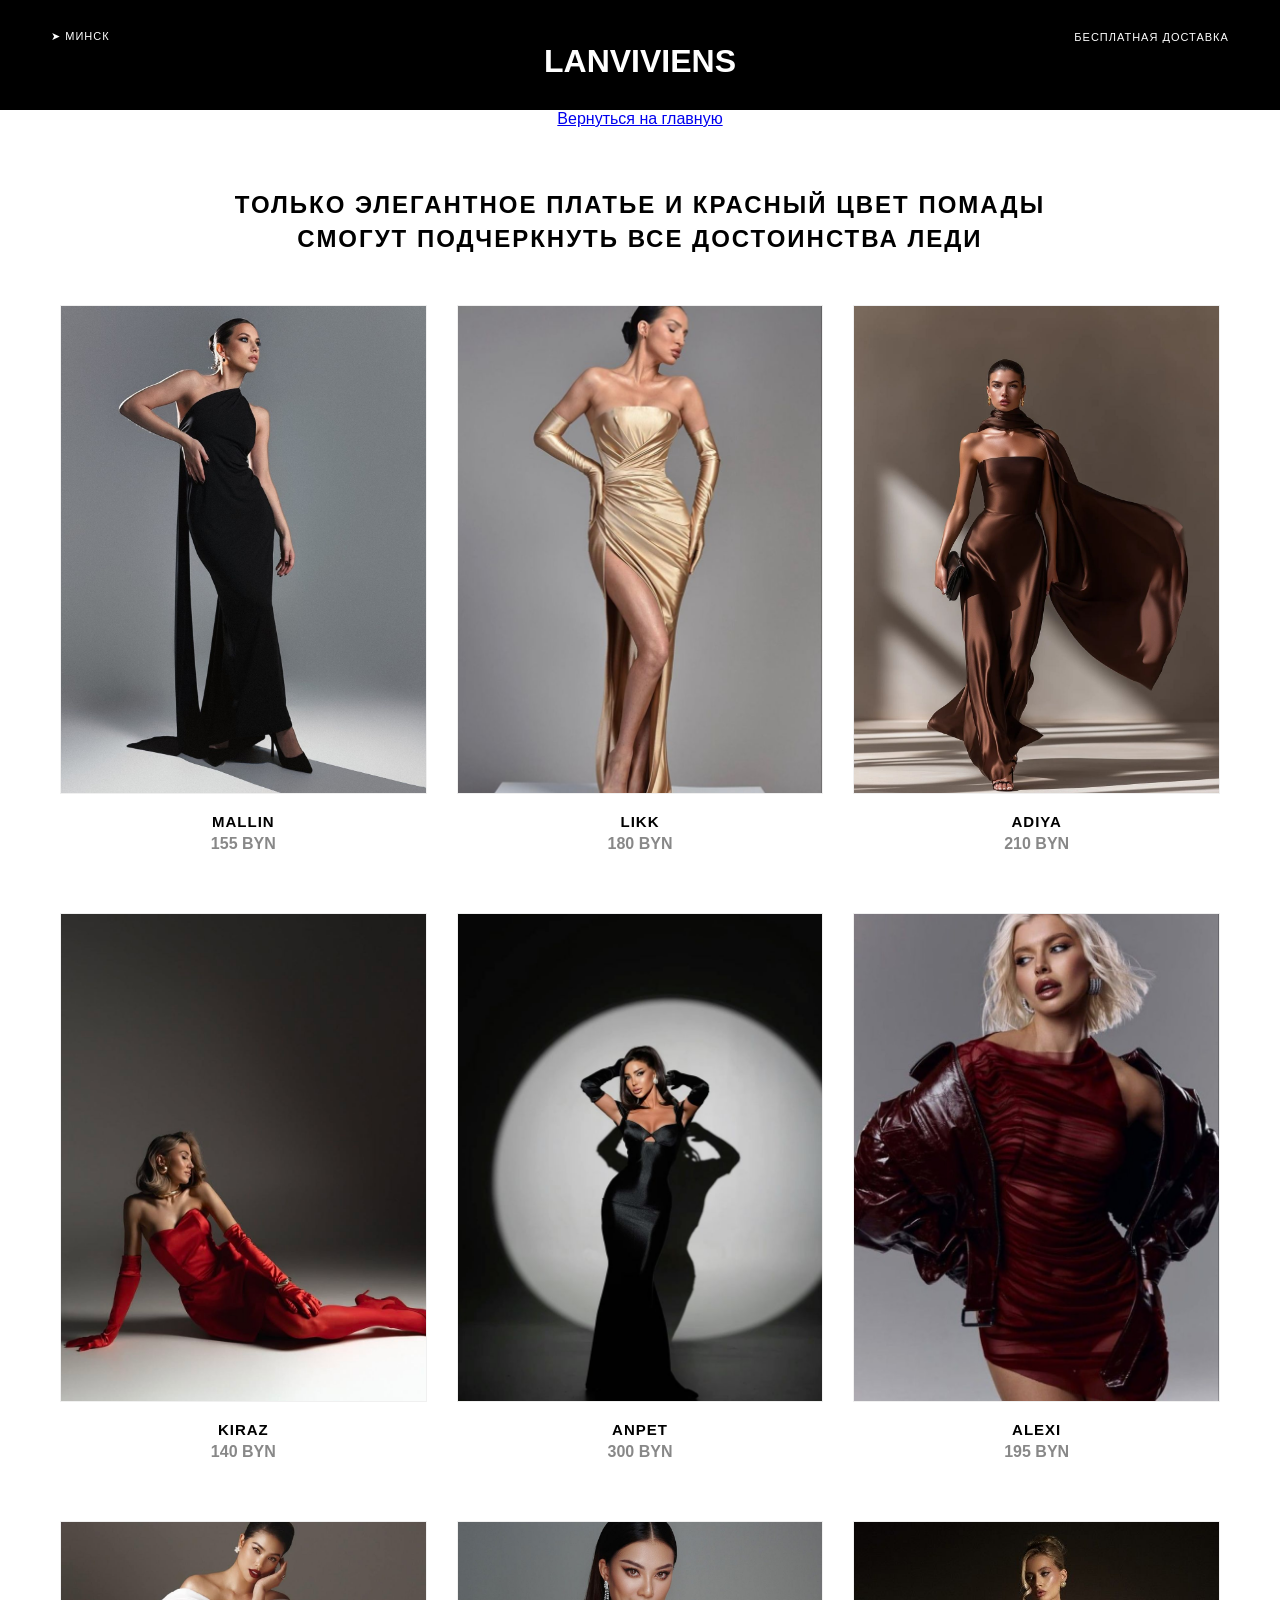
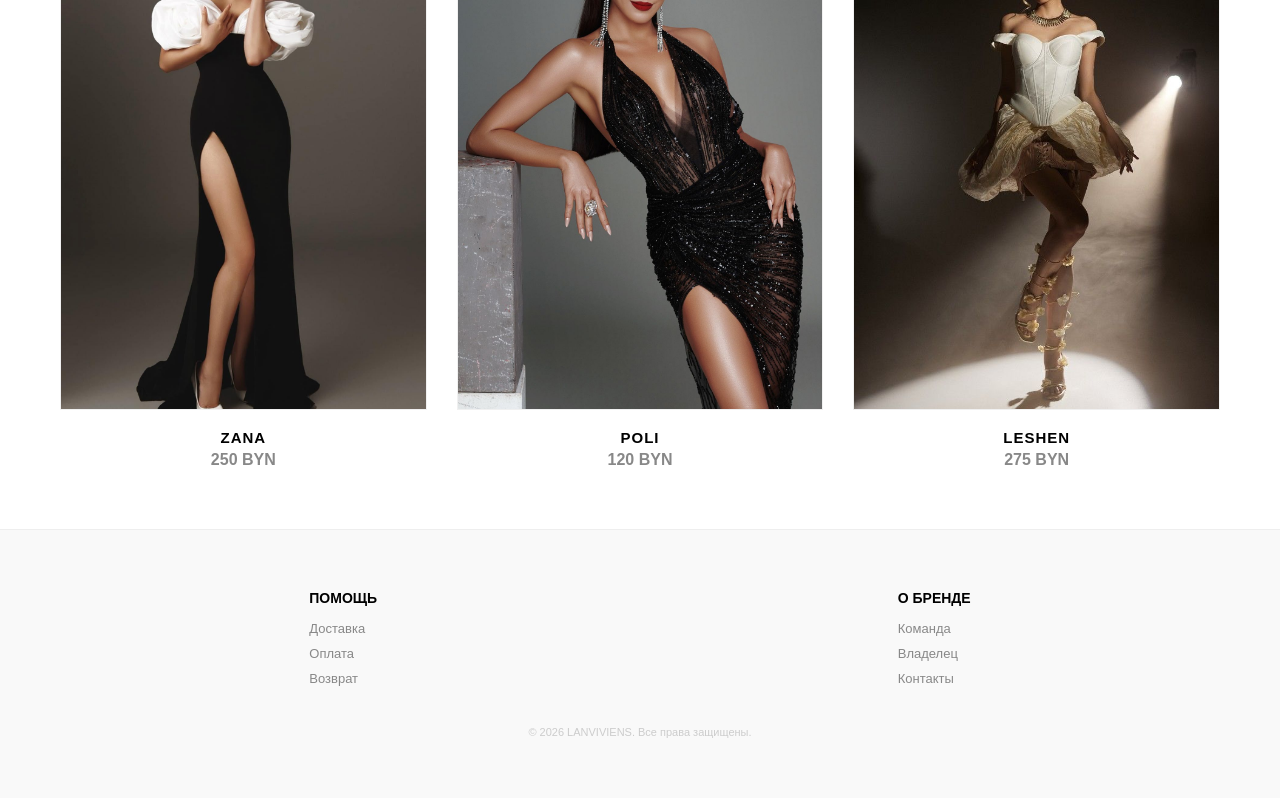
<file: dress.html>
<!DOCTYPE html>
<html lang="en">
<head>
    <meta charset="UTF-8">
    <link rel="stylesheet" href="css.css">
    <meta name="viewport" content="width=device-width, initial-scale=1.0">
    <title>Платья</title>
</head>
<body>

            <header class="black-header">
        <div class="header-top">
            <div class="location">➤ Минск</div>
            <div class="delivery">Бесплатная доставка</div>
        </div>
        
        <h1 class="logo">LANVIVIENS</h1>
     
    </header>
  <p align="center" style="color: red;"><a href="index.html">Вернуться на главную</a></p>

 <main>
    <section class="dresses-grid">
        <h1 class="grid-title">Только элегантное платье и красный цвет помады смогут подчеркнуть все достоинства леди</h1>
        
        <!-- Контейнер открывается ТУТ -->
        <div class="container">
            <article class="product-card">
                <img src="img/dress1.jpg" alt="Mallin">
                <h3>Mallin</h3>
                <p class="price">155 BYN</p>
            </article>

            <article class="product-card">
                <img src="img/dress2.jpg" alt="Likk">
                <h3>Likk</h3>
                <p class="price">180 BYN</p>
            </article>

            <article class="product-card">
                <img src="img/dress3.jpg" alt="Adiya">
                <h3>Adiya</h3>
                <p class="price">210 BYN</p>
            </article>

            <article class="product-card">
                <img src="img/dress4.jpg" alt="Kiraz">
                <h3>Kiraz</h3>
                <p class="price">140 BYN</p>
            </article>

            <article class="product-card">
                <img src="img/dress5.jpg" alt="Anpet">
                <h3>Anpet</h3>
                <p class="price">300 BYN</p>
            </article>

            <article class="product-card">
                <img src="img/dress6.jpg" alt="Alexi">
                <h3>Alexi</h3>
                <p class="price">195 BYN</p>
            </article>

            <article class="product-card">
                <img src="img/dress7.jpg" alt="Zana">
                <h3>Zana</h3>
                <p class="price">250 BYN</p>
            </article>

            <article class="product-card">
                <img src="img/dress8.jpg" alt="Poli">
                <h3>Poli</h3>
                <p class="price">120 BYN</p>
            </article>

            <article class="product-card">
                <img src="img/dress9.jpg" alt="Leshen">
                <h3>Leshen</h3>
                <p class="price">275 BYN</p>
            </article>
        </div> <!-- Контейнер закрывается ТУТ, после всех карточек -->
    </section>
</main>
 <footer class="footer">
        <div class="footer-sections">
            <div class="footer-col">
                <h4>Помощь</h4>
                <a href="#">Доставка</a>
                <a href="#">Оплата</a>
                <a href="#">Возврат</a>
            </div>
            <div class="footer-col">
                <h4>О бренде</h4>
                <a href="company.html">Команда</a>
                <a href="admin.html">Владелец</a>
                <a href="#">Контакты</a>
            </div>
        </div> 
        <div class="copyright">
            <p>&copy; 2026 LANVIVIENS. Все права защищены.</p>
        </div>
    </footer>

</body>
</html>
</file>
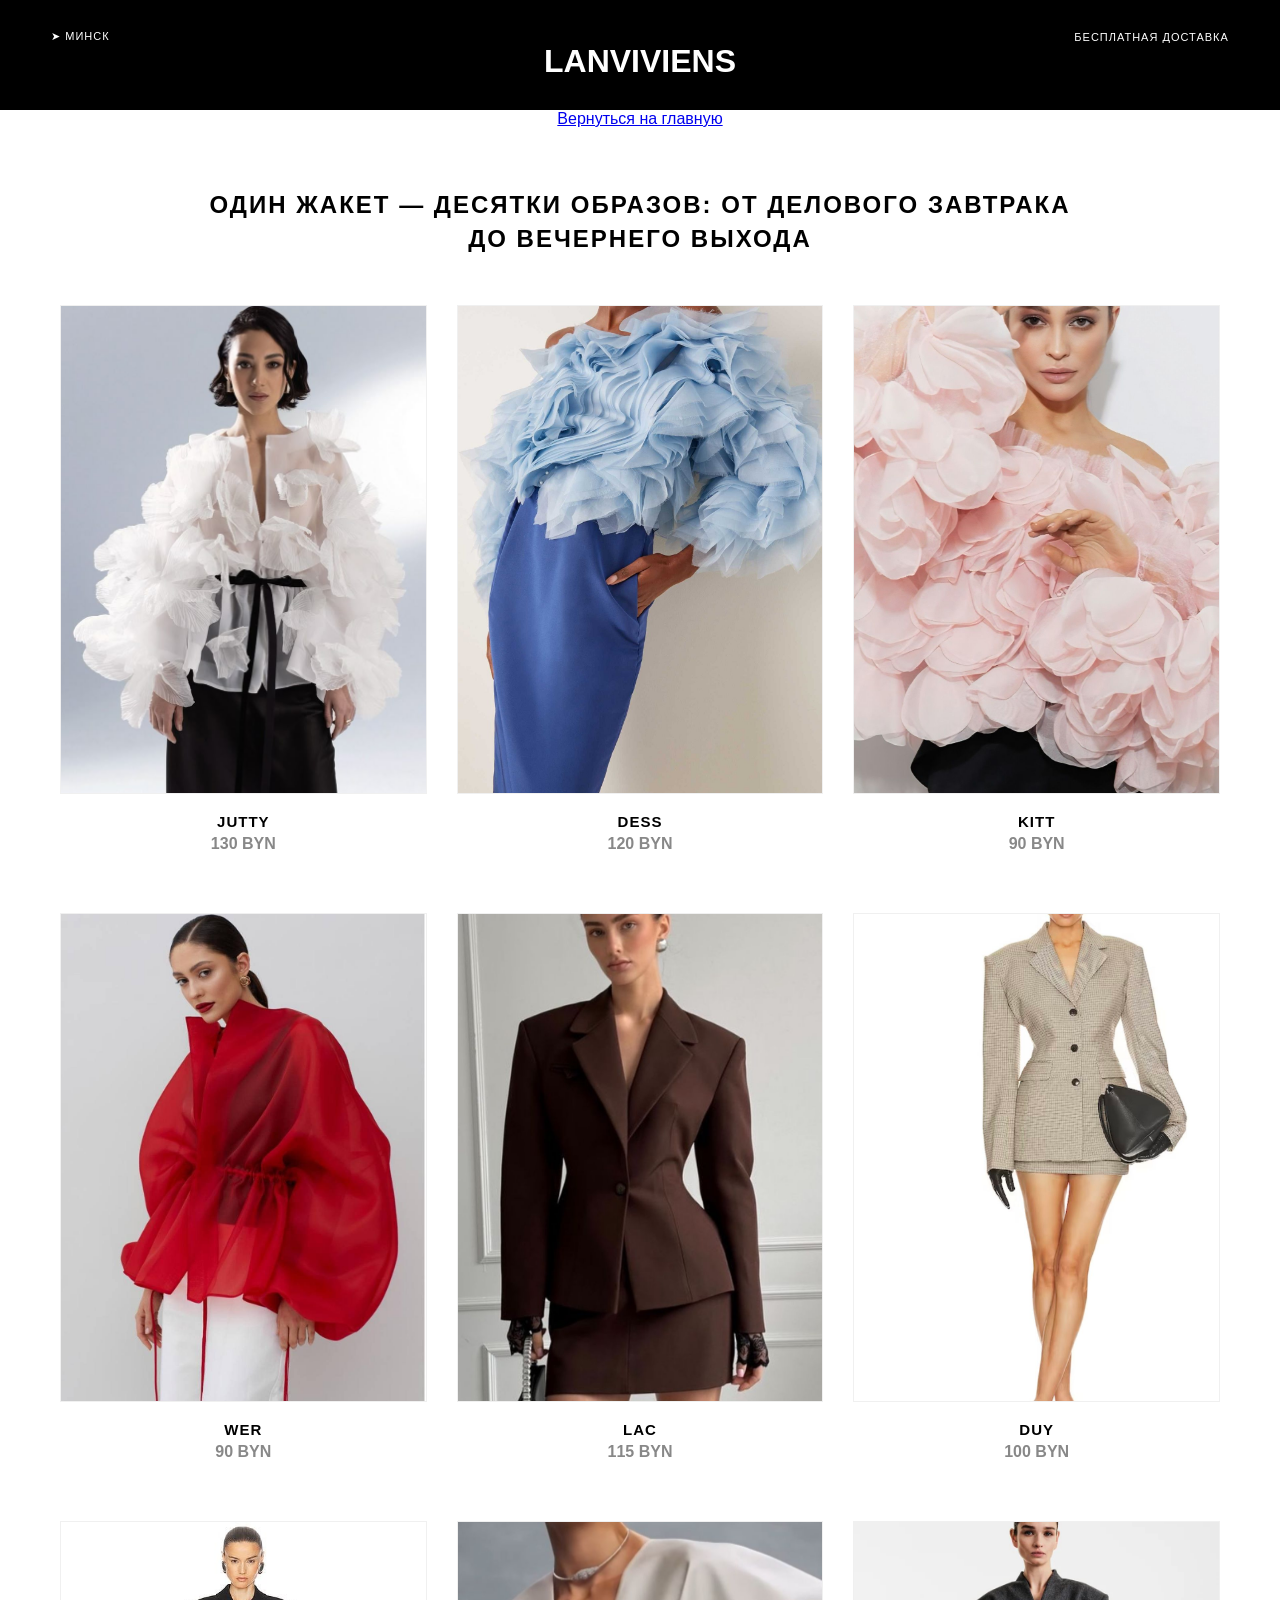
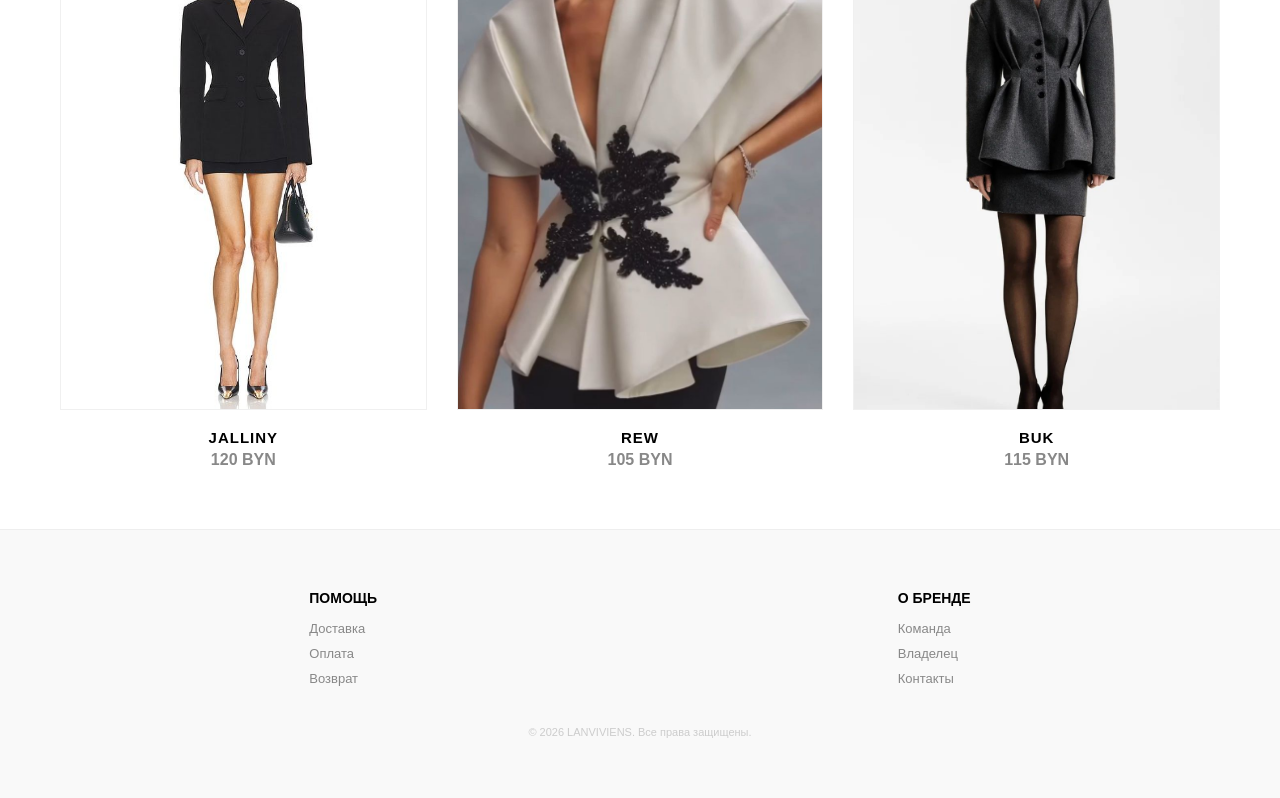
<file: jackets.html>
<!DOCTYPE html>
<html lang="en">
<head>
    <meta charset="UTF-8">
    <link rel="stylesheet" href="css.css">
    <meta name="viewport" content="width=device-width, initial-scale=1.0">
    <title>Жакеты</title>
</head>
<body>
            <header class="black-header">
        <div class="header-top">
            <div class="location">➤ Минск</div>
            <div class="delivery">Бесплатная доставка</div>
        </div>
        
        <h1 class="logo">LANVIVIENS</h1>
    </header>
       <p align="center" style="color: red;"><a href="index.html">Вернуться на главную</a></p>
 <main>
    <section class="dresses-grid">
        <h1 class="grid-title">Один жакет — десятки образов: от делового завтрака до вечернего выхода</h1>
        
        <!-- Контейнер открывается ТУТ -->
        <div class="container">
            <article class="product-card">
                <img src="img/jacket1.jpg" alt="Jutty">
                <h3>Jutty</h3>
                <p class="price">130 BYN</p>
            </article>

            <article class="product-card">
                <img src="img/jacket2.jpg" alt="Dess">
                <h3>Dess</h3>
                <p class="price">120 BYN</p>
            </article>

            <article class="product-card">
                <img src="img/jacket3.jpg" alt="Kitt">
                <h3>Kitt</h3>
                <p class="price">90 BYN</p>
            </article>

            <article class="product-card">
                <img src="img/jacket4.jpg" alt="Wer">
                <h3>Wer</h3>
                <p class="price">90 BYN</p>
            </article>

            <article class="product-card">
                <img src="img/jacket5.jpg" alt="Lac">
                <h3>Lac</h3>
                <p class="price">115 BYN</p>
            </article>

            <article class="product-card">
                <img src="img/jacket6.jpg" alt="Duy">
                <h3>Duy</h3>
                <p class="price">100 BYN</p>
            </article>

            <article class="product-card">
                <img src="img/jacket7.jpg" alt="Jalliny">
                <h3>Jalliny</h3>
                <p class="price">120 BYN</p>
            </article>

            <article class="product-card">
                <img src="img/jacket8.jpg" alt=rew">
                <h3>Rew</h3>
                <p class="price">105 BYN</p>
            </article>

            <article class="product-card">
                <img src="img/jacket9.jpg" alt="Buk">
                <h3>Buk</h3>
                <p class="price">115 BYN</p>
            </article>
        </div> <!-- Контейнер закрывается ТУТ, после всех карточек -->
    </section>
</main>
 <footer class="footer">
        <div class="footer-sections">
            <div class="footer-col">
                <h4>Помощь</h4>
                <a href="#">Доставка</a>
                <a href="#">Оплата</a>
                <a href="#">Возврат</a>
            </div>
            <div class="footer-col">
                <h4>О бренде</h4>
                <a href="company.html">Команда</a>
                <a href="admin.html">Владелец</a>
                <a href="#">Контакты</a>
            </div>
        </div> 
        <div class="copyright">
            <p>&copy; 2026 LANVIVIENS. Все права защищены.</p>
        </div>
    </footer>
</script>
</body>
</html>
</file>
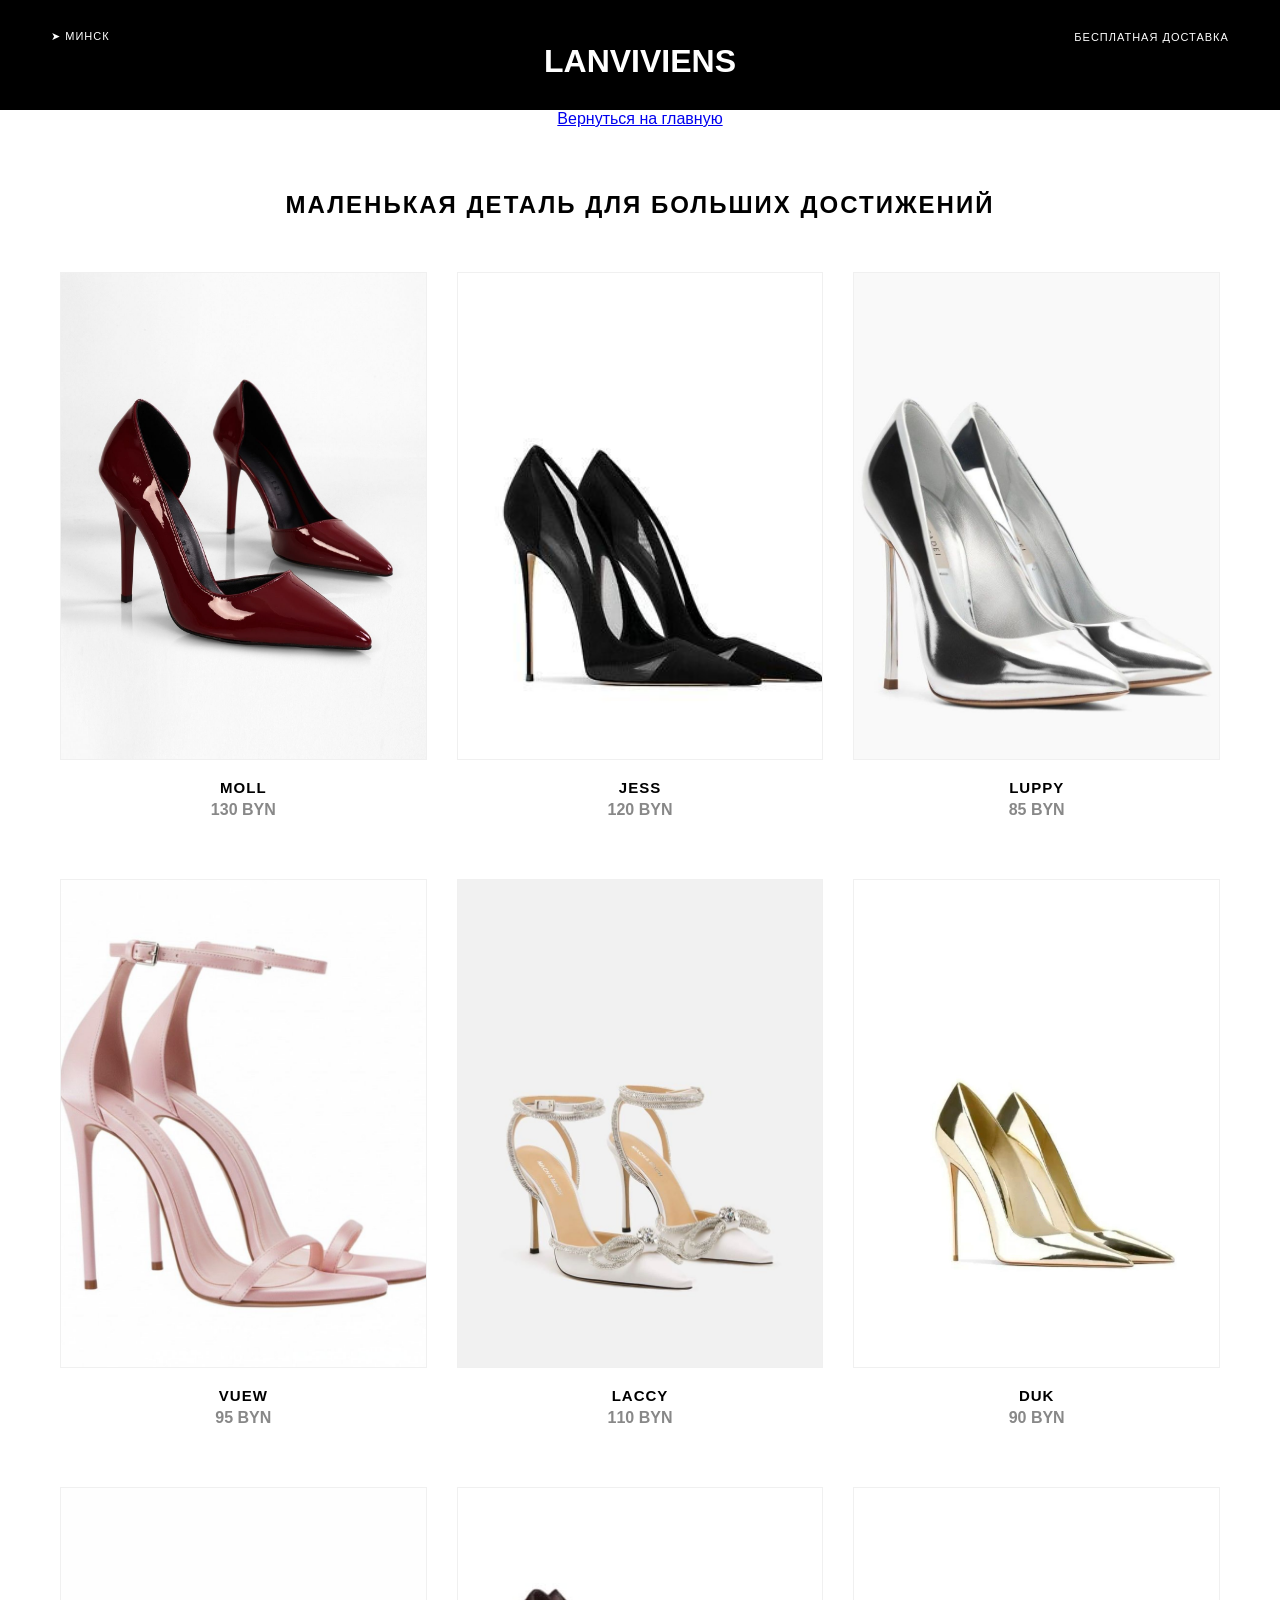
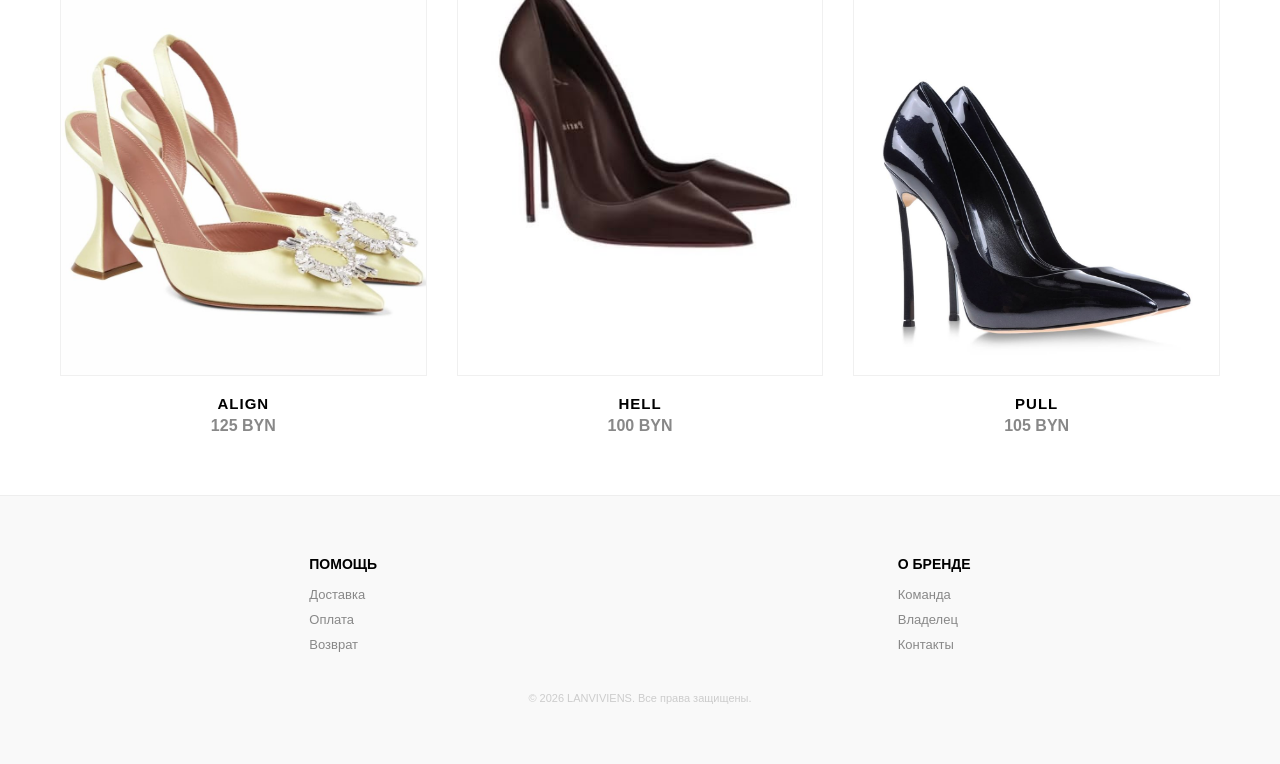
<file: shous.html>
<!DOCTYPE html>
<html lang="en">
<head>
    <meta charset="UTF-8">
    <link rel="stylesheet" href="css.css">
    <meta name="viewport" content="width=device-width, initial-scale=1.0">
    <title>Обувь</title>
</head>
<body>
            <header class="black-header">
        <div class="header-top">
            <div class="location">➤ Минск</div>
            <div class="delivery">Бесплатная доставка</div>
        </div>
        
        <h1 class="logo">LANVIVIENS</h1>
    </header>
       <p align="center" style="color: red;"><a href="index.html">Вернуться на главную</a></p>
 <main>
    <section class="dresses-grid">
        <h1 class="grid-title">Маленькая деталь для больших достижений</h1>
        
        <!-- Контейнер открывается ТУТ -->
        <div class="container">
            <article class="product-card">
                <img src="img2/boots1.jpg" alt="moll">
                <h3>Moll</h3>
                <p class="price">130 BYN</p>
            </article>

            <article class="product-card">
                <img src="img2/boots2.jpg" alt="Jess">
                <h3>Jess</h3>
                <p class="price">120 BYN</p>
            </article>

            <article class="product-card">
                <img src="img2/boots3.jpg" alt="Luppy">
                <h3>Luppy</h3>
                <p class="price">85 BYN</p>
            </article>

            <article class="product-card">
                <img src="img2/boots4.jpg" alt="View">
                <h3>Vuew</h3>
                <p class="price">95 BYN</p>
            </article>

            <article class="product-card">
                <img src="img2/boots5.jpg" alt="Laccy">
                <h3>Laccy</h3>
                <p class="price">110 BYN</p>
            </article>

            <article class="product-card">
                <img src="img2/boots6.jpg" alt="Duk">
                <h3>Duk</h3>
                <p class="price">90 BYN</p>
            </article>

            <article class="product-card">
                <img src="img2/boots7.jpg" alt="align">
                <h3>Align</h3>
                <p class="price">125 BYN</p>
            </article>

            <article class="product-card">
                <img src="img2/boots8.jpg" alt=Hell">
                <h3>Hell</h3>
                <p class="price">100 BYN</p>
            </article>

            <article class="product-card">
                <img src="img2/boots9.jpg" alt="Pull">
                <h3>Pull</h3>
                <p class="price">105 BYN</p>
            </article>
        </div> <!-- Контейнер закрывается ТУТ, после всех карточек -->
    </section>
</main>
 <footer class="footer">
        <div class="footer-sections">
            <div class="footer-col">
                <h4>Помощь</h4>
                <a href="#">Доставка</a>
                <a href="#">Оплата</a>
                <a href="#">Возврат</a>
            </div>
            <div class="footer-col">
                <h4>О бренде</h4>
                <a href="company.html">Команда</a>
                <a href="admin.html">Владелец</a>
                <a href="#">Контакты</a>
            </div>
        </div> 
        <div class="copyright">
            <p>&copy; 2026 LANVIVIENS. Все права защищены.</p>
        </div>
    </footer>
</script>
</body>
</html>
</file>
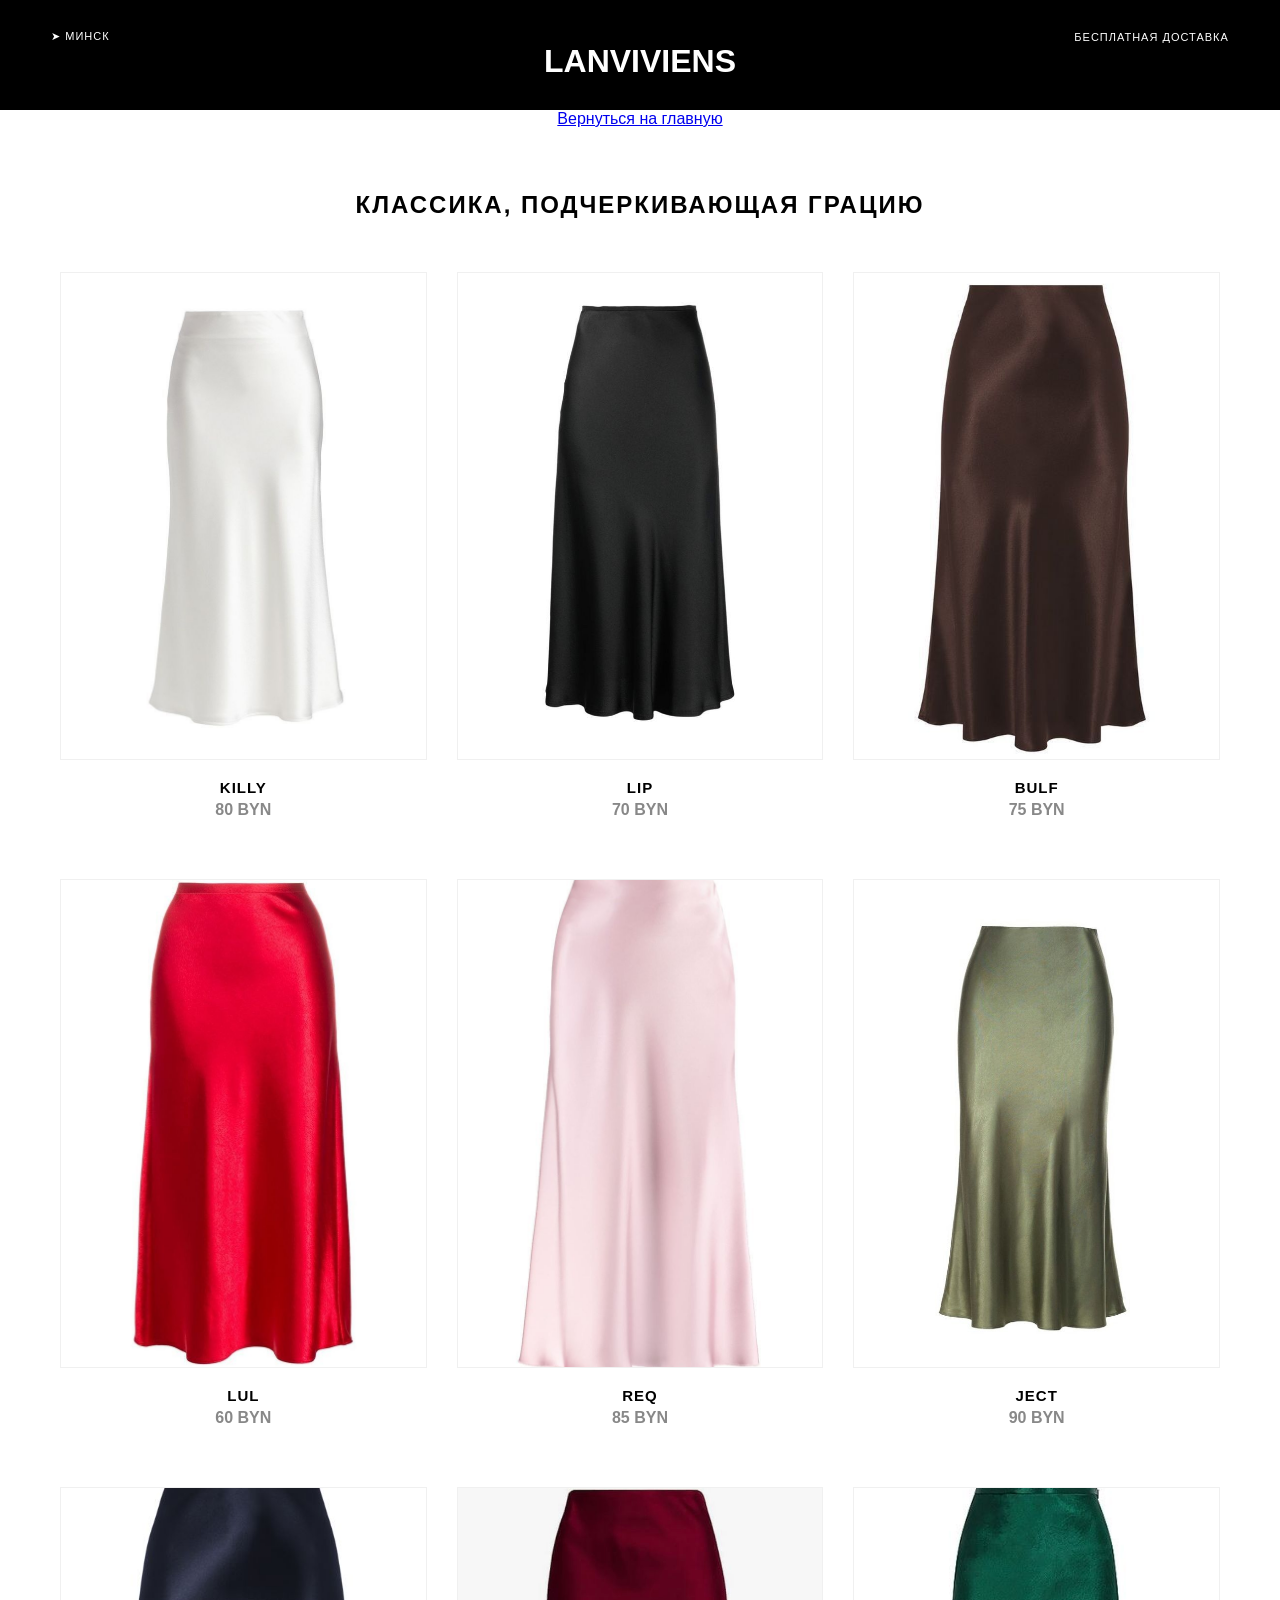
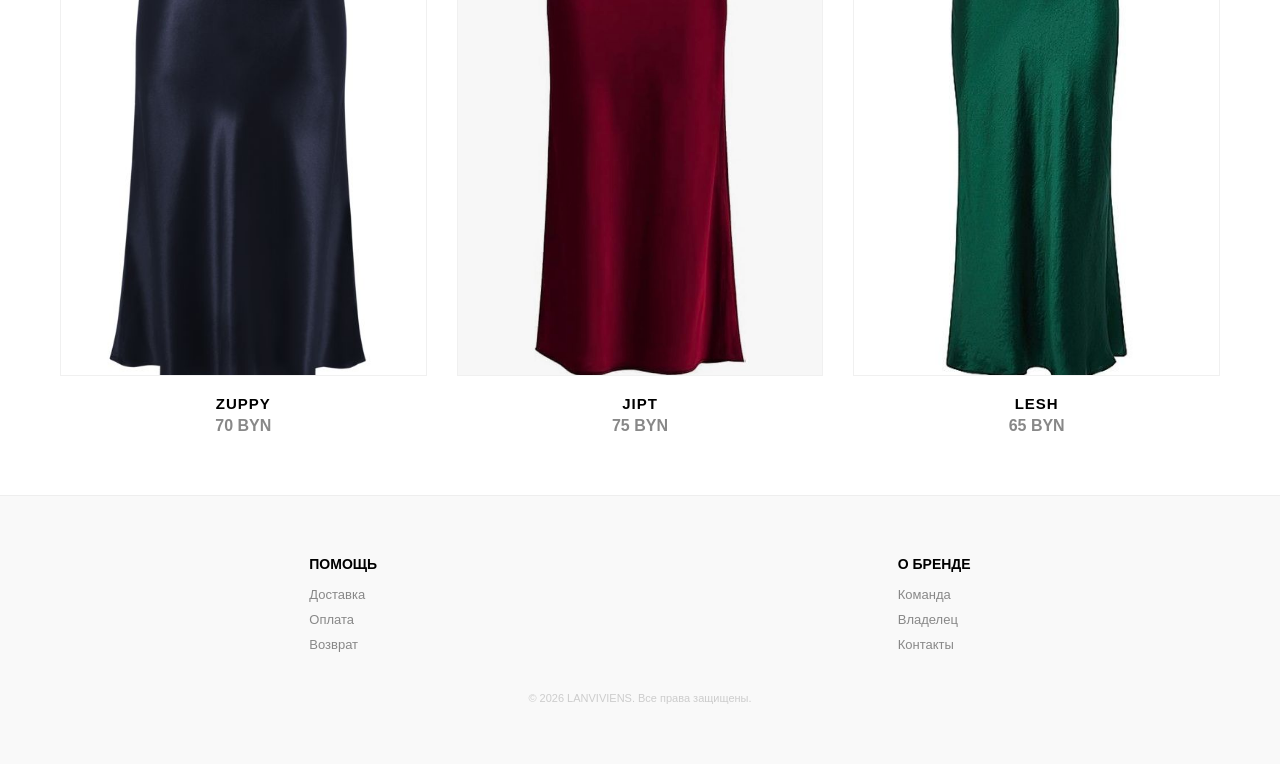
<file: skirt.html>
<!DOCTYPE html>
<html lang="en">
<head>
    <meta charset="UTF-8">
    <link rel="stylesheet" href="css.css">
    <meta name="viewport" content="width=device-width, initial-scale=1.0">
    <title>Юбки</title>
</head>
<body>
            <header class="black-header">
        <div class="header-top">
            <div class="location">➤ Минск</div>
            <div class="delivery">Бесплатная доставка</div>
        </div>
        
        <h1 class="logo">LANVIVIENS</h1>
    </header>
  <p align="center" style="color: red;"><a href="index.html">Вернуться на главную</a></p>
 <main>
    <section class="dresses-grid">
        <h1 class="grid-title">Классика, подчеркивающая грацию</h1>
        
        <!-- Контейнер открывается ТУТ -->
        <div class="container">
            <article class="product-card">
                <img src="img/skirt1.jpg" alt="killy">
                <h3>Killy</h3>
                <p class="price">80 BYN</p>
            </article>

            <article class="product-card">
                <img src="img/skirt2.jpg" alt="Lip">
                <h3>Lip</h3>
                <p class="price">70 BYN</p>
            </article>

            <article class="product-card">
                <img src="img/skirt3.jpg" alt="Bulf">
                <h3>Bulf</h3>
                <p class="price">75 BYN</p>
            </article>

            <article class="product-card">
                <img src="img/skirt4.jpg" alt="Sul">
                <h3>Lul</h3>
                <p class="price">60 BYN</p>
            </article>

            <article class="product-card">
                <img src="img/skirt5.jpg" alt="req">
                <h3>Req</h3>
                <p class="price">85 BYN</p>
            </article>

            <article class="product-card">
                <img src="img/skirt6.jpg" alt="Ject">
                <h3>Ject</h3>
                <p class="price">90 BYN</p>
            </article>

            <article class="product-card">
                <img src="img/skirt7.jpg" alt="Zuppy">
                <h3>Zuppy</h3>
                <p class="price">70 BYN</p>
            </article>

            <article class="product-card">
                <img src="img/skirt8.jpg" alt="Jipt">
                <h3>Jipt</h3>
                <p class="price">75 BYN</p>
            </article>

            <article class="product-card">
                <img src="img/skirt9.jpg" alt="Lesh">
                <h3>Lesh</h3>
                <p class="price">65 BYN</p>
            </article>
        </div> <!-- Контейнер закрывается ТУТ, после всех карточек -->
    </section>
</main>
 <footer class="footer">
        <div class="footer-sections">
            <div class="footer-col">
                <h4>Помощь</h4>
                <a href="#">Доставка</a>
                <a href="#">Оплата</a>
                <a href="#">Возврат</a>
            </div>
            <div class="footer-col">
                <h4>О бренде</h4>
                <a href="company.html">Команда</a>
                <a href="admin.html">Владелец</a>
                <a href="#">Контакты</a>
            </div>
        </div> 
        <div class="copyright">
            <p>&copy; 2026 LANVIVIENS. Все права защищены.</p>
        </div>
    </footer>
</script>
</body>
</html>
</file>
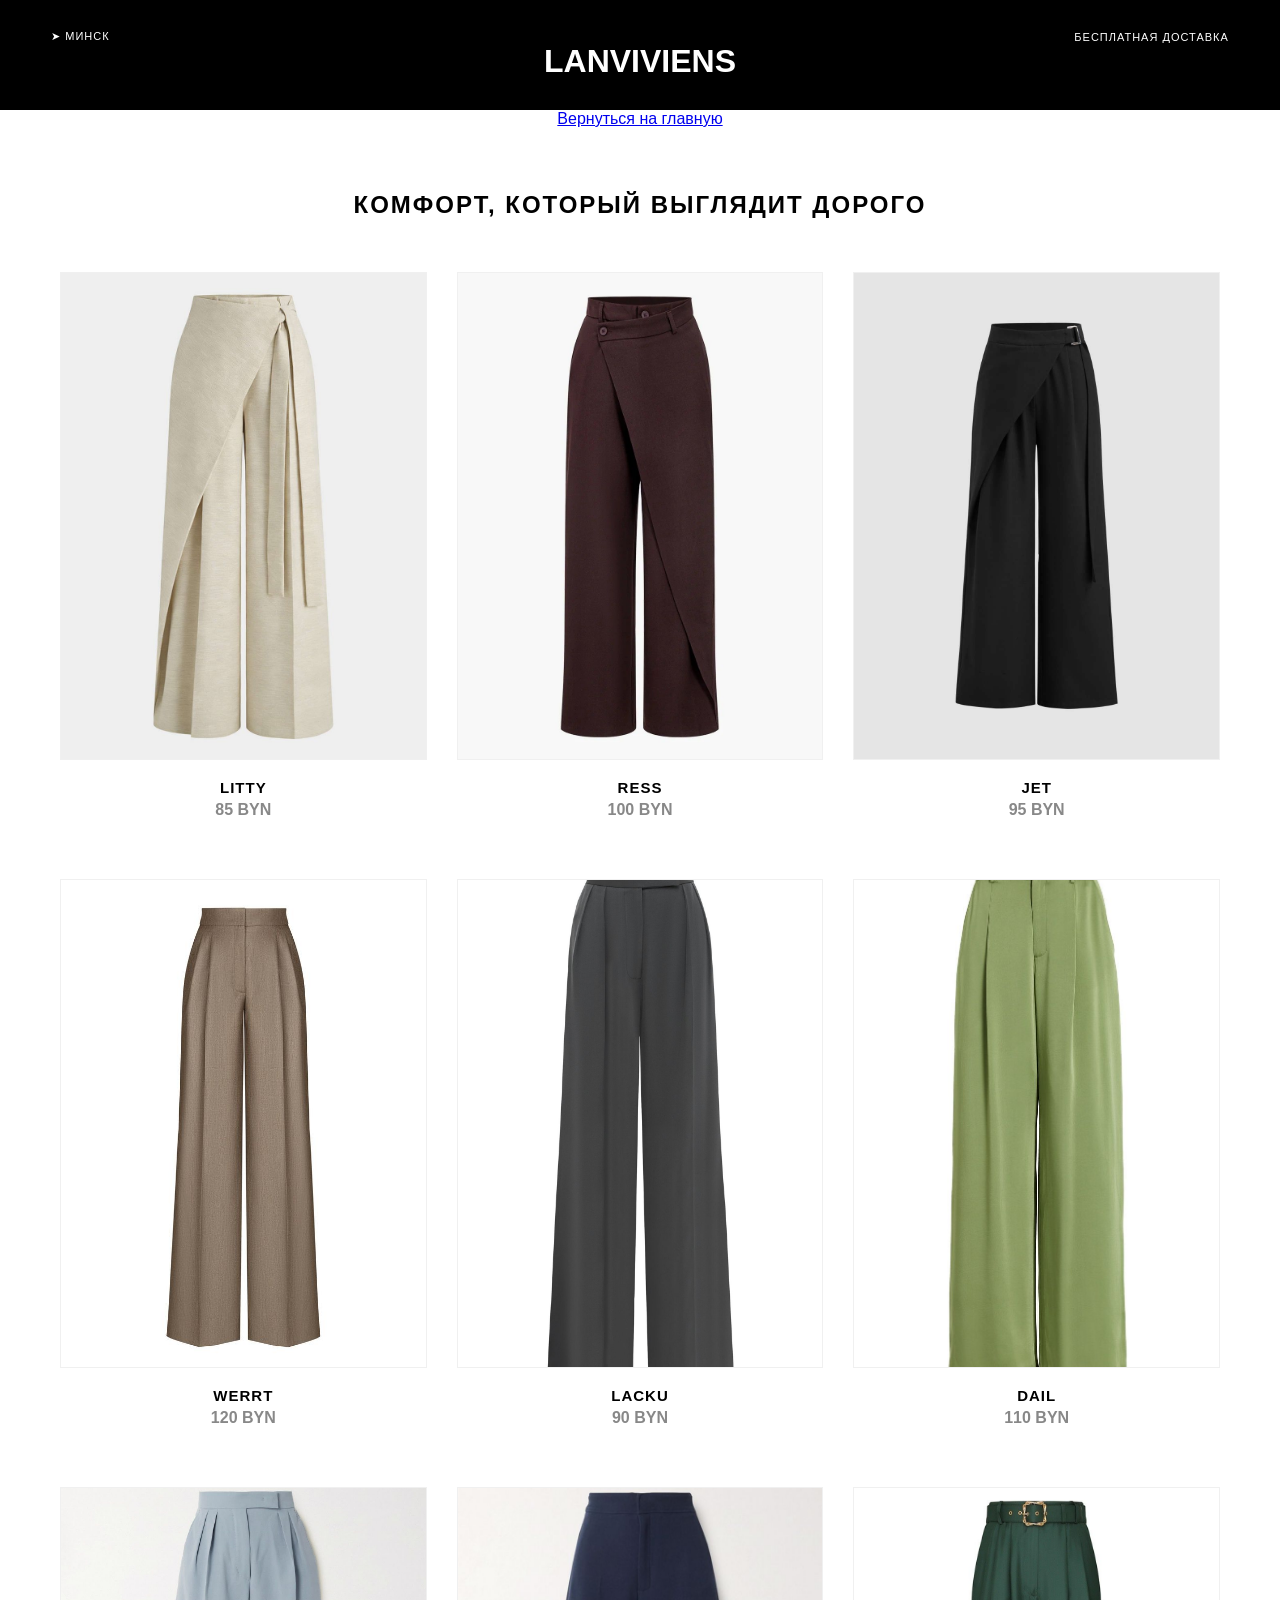
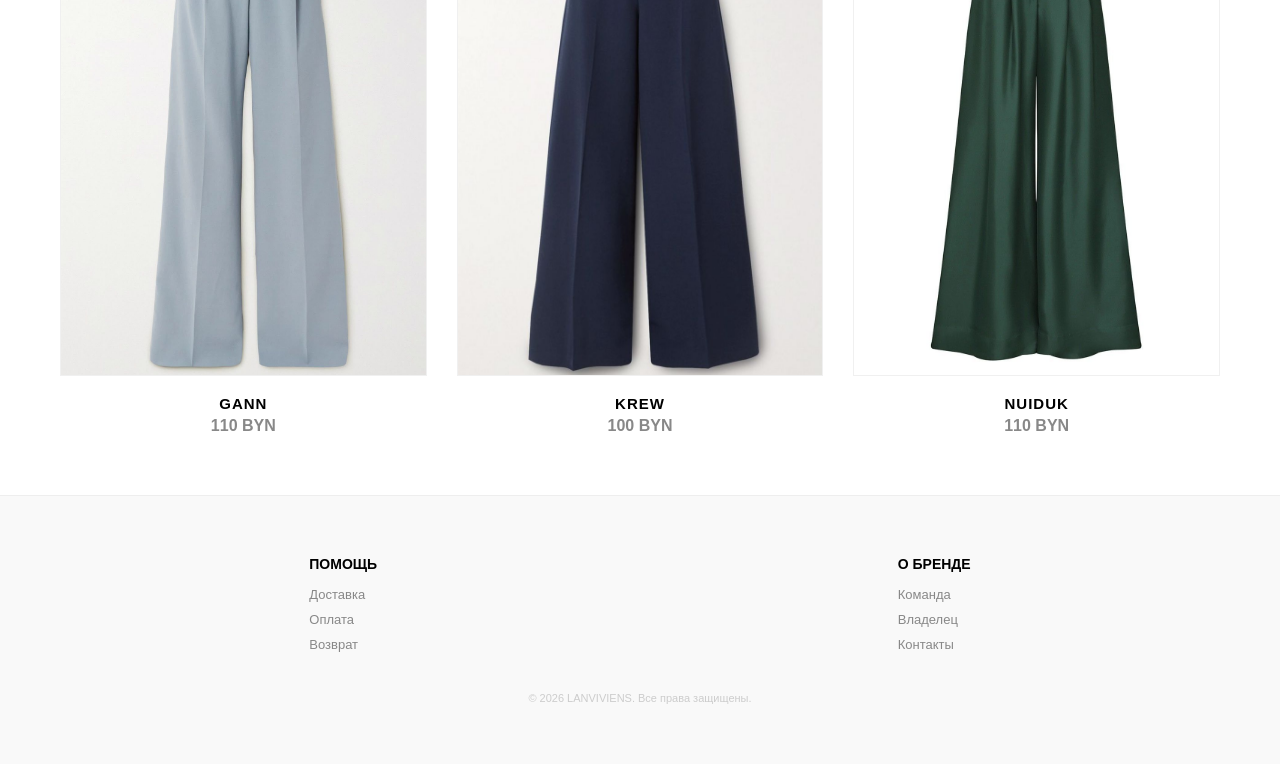
<file: trousers.html>
<!DOCTYPE html>
<html lang="en">
<head>
    <meta charset="UTF-8">
    <link rel="stylesheet" href="css.css">
    <meta name="viewport" content="width=device-width, initial-scale=1.0">
    <title>Брюки</title>
</head>
<body>
            <header class="black-header">
        <div class="header-top">
            <div class="location">➤ Минск</div>
            <div class="delivery">Бесплатная доставка</div>
        </div>
        
        <h1 class="logo">LANVIVIENS</h1>

    </header>
       <p align="center" style="color: red;"><a href="index.html">Вернуться на главную</a></p>
 <main>
    <section class="dresses-grid">
        <h1 class="grid-title">Комфорт, который выглядит дорого</h1>
        
        <!-- Контейнер открывается ТУТ -->
        <div class="container">
            <article class="product-card">
                <img src="img/trouses1.jpg" alt="Litty">
                <h3>Litty</h3>
                <p class="price">85 BYN</p>
            </article>

            <article class="product-card">
                <img src="img/trouses2.jpg" alt="Ress">
                <h3>Ress</h3>
                <p class="price">100 BYN</p>
            </article>

            <article class="product-card">
                <img src="img/trouses3.jpg" alt="Jet">
                <h3>Jet</h3>
                <p class="price">95 BYN</p>
            </article>

            <article class="product-card">
                <img src="img/trouses4.jpg" alt="Werrt">
                <h3>Werrt</h3>
                <p class="price">120 BYN</p>
            </article>

            <article class="product-card">
                <img src="img/trouses5.jpg" alt="Lacku">
                <h3>Lacku</h3>
                <p class="price">90 BYN</p>
            </article>

            <article class="product-card">
                <img src="img/trouses6.jpg" alt="Dail">
                <h3>Dail</h3>
                <p class="price">110 BYN</p>
            </article>

            <article class="product-card">
                <img src="img/trouses7.jpg" alt="Gann">
                <h3>Gann</h3>
                <p class="price">110 BYN</p>
            </article>

            <article class="product-card">
                <img src="img/trouses8.jpg" alt=Krew">
                <h3>Krew</h3>
                <p class="price">100 BYN</p>
            </article>

            <article class="product-card">
                <img src="img/trouses9.jpg" alt="Nuiduk">
                <h3>Nuiduk</h3>
                <p class="price">110 BYN</p>
            </article>
        </div> <!-- Контейнер закрывается ТУТ, после всех карточек -->
    </section>
</main>
 <footer class="footer">
        <div class="footer-sections">
            <div class="footer-col">
                <h4>Помощь</h4>
                <a href="#">Доставка</a>
                <a href="#">Оплата</a>
                <a href="#">Возврат</a>
            </div>
            <div class="footer-col">
                <h4>О бренде</h4>
                <a href="company.html">Команда</a>
                <a href="admin.html">Владелец</a>
                <a href="#">Контакты</a>
            </div>
        </div> 
        <div class="copyright">
            <p>&copy; 2026 LANVIVIENS. Все права защищены.</p>
        </div>
    </footer>
</script>
</body>
</html>
</file>
<file: css.css>
/* --- БАЗОВЫЕ НАСТРОЙКИ --- */
* {
    margin: 0;
    padding: 0;
    box-sizing: border-box;
}

body {
    font-family: 'Arial', sans-serif;
    background-color: #ffffff;
    color: #000;
    overflow-x: hidden;
}

/* --- ШАПКА --- */
.black-header {
    background-color: #000;
    color: #fff;
    padding: 30px 4%;
    text-align: center;
}
/* --- ИСПРАВЛЕННАЯ ШАПКА ДЛЯ МОБИЛОК --- */
.header-top {
    display: flex;
    justify-content: space-between;
    align-items: center; /* Выравниваем по центру по вертикали */
    font-size: 11px;
    text-transform: uppercase;
    letter-spacing: 1px;
    flex-wrap: wrap; /* Позволяет элементам переноситься, если нет места */
    gap: 10px;
    position: relative;
    z-index: 1000; /* Гарантируем, что шапка выше всего контента */
}

/* Специально для ссылки "Вернуться" на мобильных */
.header-top a {
    position: relative;
    z-index: 1001; /* Ссылка должна быть самым верхним слоем */
    padding: 10px 5px; /* Увеличиваем область нажатия пальцем */
    white-space: nowrap; /* Чтобы текст не разрывался на две строки */
    text-decoration: none;
    color: #fff;
}

/* --- АДАПТИВНОСТЬ ДЛЯ МАЛЕНЬКИХ ЭКРАНОВ --- */
@media (max-width: 600px) {
    .header-top {
        justify-content: center; /* Центрируем всё на мобилке */
        flex-direction: column; /* Элементы встают друг под другом */
        gap: 15px;
    }

    .logo {
        letter-spacing: 5px; /* Уменьшаем огромные отступы букв, чтобы лого не вылезало за экран */
        font-size: 35px;
        margin: 15px 0;
    }

    .main-nav {
        gap: 15px; /* Уменьшаем расстояние между ссылками меню */
    }
}

.main-nav a:hover { opacity: 0.7; }
.sale-link { color: red !important; }

/* --- ОСНОВНОЙ КОНТЕНТ (Универсальный) --- */
.main-content {
    width: 100%;
    max-width: 1400px;
    margin: 0 auto;
    padding: 0; /* Убираем падинги, чтобы фото прижалось к шапке */
}

.section-title {
    text-align: center;
    margin: 50px 0;
    text-transform: uppercase;
    letter-spacing: 4px;
}

/* Сетка товаров для главной */
.collections-grid {
    display: grid;
    grid-template-columns: repeat(5, 1fr); 
    gap: 20px;
    padding: 0 4%; /* Отступы только для сетки */
}

.product-card { text-align: center; }
.product-card img {
    width: 100%;
    aspect-ratio: 3 / 4;
    object-fit: cover;
    margin-bottom: 15px;
    border: 1px solid #f0f0f0;
}

/* --- СЕКЦИЯ ОСНОВАТЕЛЬНИЦЫ (ФОТО КАК ФОН) --- */
/* --- ИСПРАВЛЕННАЯ СЕКЦИЯ: ФОТО НА ВЕСЬ ЭКРАН --- */

/* 1. Сначала растягиваем сам контейнер на 100% ширины */
.main-content {
    width: 100% !important; 
    max-width: 100% !important;
    margin: 0 !important;
    padding: 0 !important;
}
.founder-hero {
    width: 100%;
    min-height: 95vh; 
    background-image: url('img/myphoto.JPG');
    background-size: cover; 
    /* 25% — это "золотая середина" между прошлыми вариантами */
    /* 45% — почти центр по вертикали, чтобы лицо не было слишком низко */
    background-position: 25% 45%; 
    background-repeat: no-repeat;
    display: flex;
    align-items: center;
    justify-content: flex-end; 
}

.founder-text-overlay {
    width: 100%;
    max-width: 480px; /* Вернул чуть больше ширины для текста */
    background: rgba(255, 255, 255, 0.85); 
    padding: 50px;
    margin-right: 6%; 
    backdrop-filter: blur(10px);
}


.founder-text-overlay h2 {
    font-size: 28px;
    text-transform: uppercase;
    letter-spacing: 4px;
    margin-bottom: 25px;
    line-height: 1.2;
}

.founder-text-overlay p {
    font-size: 15px;
    line-height: 1.7;
    color: #1a1a1a;
    margin-bottom: 15px;
}

/* Адаптация для мобильных */
@media (max-width: 850px) {
    .founder-hero {
        background-position: center top;
        align-items: flex-end;
        min-height: 100vh;
    }
    .founder-text-overlay {
        max-width: 100%;
        margin-right: 0;
        padding: 30px 20px;
        background: #fff;
    }
    .founder-text-overlay h2, .founder-text-overlay p {
        text-align: center;
    }
}

/* Стили специально для страницы платьев */
.dresses-grid {
    padding: 60px 0;
}

.grid-title {
    text-align: center;
    max-width: 900px;
    margin: 0 auto 50px;
    font-size: 24px;
    text-transform: uppercase;
    letter-spacing: 2px;
    line-height: 1.4;
}

/* Сетка 3 в ряд */
.dresses-grid .container {
    display: grid;
    /* Создаем 3 колонки */
    grid-template-columns: repeat(3, 1fr); 
    /* Отступы: 60px между рядами, 30px между колонками */
    gap: 60px 30px; 
    max-width: 1200px;
    margin: 0 auto;
    padding: 0 20px;
}

/* Карточка платья */
.dresses-grid .product-card {
    text-align: center;
}

.dresses-grid .product-card img {
    width: 100%;
    aspect-ratio: 3 / 4; /* Соотношение сторон фото */
    object-fit: cover;
    margin-bottom: 15px;
}

.dresses-grid .product-card h3 {
    text-transform: uppercase;
    font-size: 15px;
    letter-spacing: 1px;
    margin-bottom: 5px;
}

.dresses-grid .product-card .price {
    color: #888;
    font-weight: bold;
}

/* Адаптивность для мобильных */
@media (max-width: 900px) {
    .dresses-grid .container {
        grid-template-columns: repeat(2, 1fr); /* 2 в ряд на планшетах */
    }
}

@media (max-width: 600px) {
    .dresses-grid .container {
        grid-template-columns: 1fr; /* 1 в ряд на телефонах */
    }
}
/* --- СЕКЦИЯ КОМАНДЫ (4 В РЯД) --- */
.team-section {
    padding: 60px 0;
}

.team-section .container {
    display: grid;
    /* Устанавливаем ровно 4 колонки */
    grid-template-columns: repeat(4, 1fr); 
    gap: 40px 20px;
    max-width: 1200px;
    margin: 0 auto;
    padding: 0 20px;
}

.team-card {
    text-align: center;
}

.team-card img {
    width: 100%;
    aspect-ratio: 1 / 1; /* Делаем фото квадратными для аккуратности */
    object-fit: cover;
    margin-bottom: 15px;
    border-radius: 2px; /* Легкое скругление углов */
}

.team-card h3 {
    font-size: 16px;
    text-transform: uppercase;
    letter-spacing: 1px;
    margin-bottom: 5px;
}

.team-card .role {
    color: #888;
    font-size: 13px;
    font-style: italic;
}

/* Адаптивность */
@media (max-width: 1024px) {
    .team-section .container {
        grid-template-columns: repeat(2, 1fr); /* 2 в ряд на планшетах */
    }
}

@media (max-width: 600px) {
    .team-section .container {
        grid-template-columns: 1fr; /* 1 в ряд на телефонах */
    }
}
.back-link {
    color: #fff;
    text-decoration: none;
    border-bottom: 1px solid #555;
    padding: 5px 0;
    transition: 0.3s;
}

.back-link:hover {
    color: #ccc;
    border-color: #fff;
}

/* Убедимся, что на мобильных всё кликается */
.header-top a {
    position: relative;
    z-index: 100;
}



/* --- ПОДВАЛ --- */
.footer {
    background-color: #f9f9f9;
    padding: 60px 5%;
    border-top: 1px solid #eee;
}

.footer-sections {
    display: flex;
    justify-content: space-around;
    flex-wrap: wrap;
    gap: 30px;
}

.footer-col { display: flex; flex-direction: column; gap: 10px; }
.footer-col a { color: #888; text-decoration: none; font-size: 13px; }
.footer-col h4 { text-transform: uppercase; font-size: 14px; margin-bottom: 5px; }
.copyright { text-align: center; margin-top: 40px; color: #ccc; font-size: 11px; }

/* --- АДАПТИВНОСТЬ --- */
@media (max-width: 1024px) {
    .collections-grid { grid-template-columns: repeat(2, 1fr); }
    .founder-section { flex-direction: column; }
    .myphoto, .aboutMe { 
        max-width: 100%; 
        padding: 20px 4%; 
        text-align: center;
    }
    .aboutMe h2, .aboutMe p { text-align: center; }
}

.product-card a {
    text-decoration: none; 
    color: inherit;
    display: block; 
}

/* ========== ИСПРАВЛЕНИЯ ДЛЯ КЛИКАБЕЛЬНОСТИ НА МОБИЛЬНЫХ (без изменения дизайна) ========== */
@media (max-width: 768px) {
    /* 1. Принудительно включаем клики для всех навигационных элементов */
    .header-top,
    .main-nav,
    .product-card,
    .footer-col a,
    .back-link,
    .header-top a {
        pointer-events: auto !important;
        touch-action: manipulation;      /* ускоряет реакцию на касание */
    }

    /* 2. Убираем возможное перекрытие от псевдоэлементов фона */
    .founder-hero::before {
        display: none !important;
    }

    /* 3. Увеличиваем область нажатия для мелких ссылок (визуально не меняется) */
    .main-nav a,
    .footer-col a,
    .back-link {
        display: inline-block;
        padding: 8px 4px;
        margin: -4px 0;
    }

    /* 4. Ссылка внутри карточки товара занимает всю карточку */
    .product-card a {
        display: block;
        width: 100%;
        height: 100%;
    }

    /* 5. Гарантируем, что шапка и меню выше всего */
    .black-header {
        position: relative;
        z-index: 1000;
    }
    .header-top {
        position: relative;
        z-index: 1001;
    }
    .header-top a {
        position: relative;
        z-index: 1002;
    }

    /* 6. Убираем случайный overflow, который может обрезать кликабельные области */
    body,
    .main-content {
        overflow-x: visible !important;
    }
}

/* Для всех устройств: улучшаем отклик на касание */
a, button, .product-card, .back-link {
    cursor: pointer;
    touch-action: manipulation;
    -webkit-tap-highlight-color: rgba(0,0,0,0.1);
}
</file>
